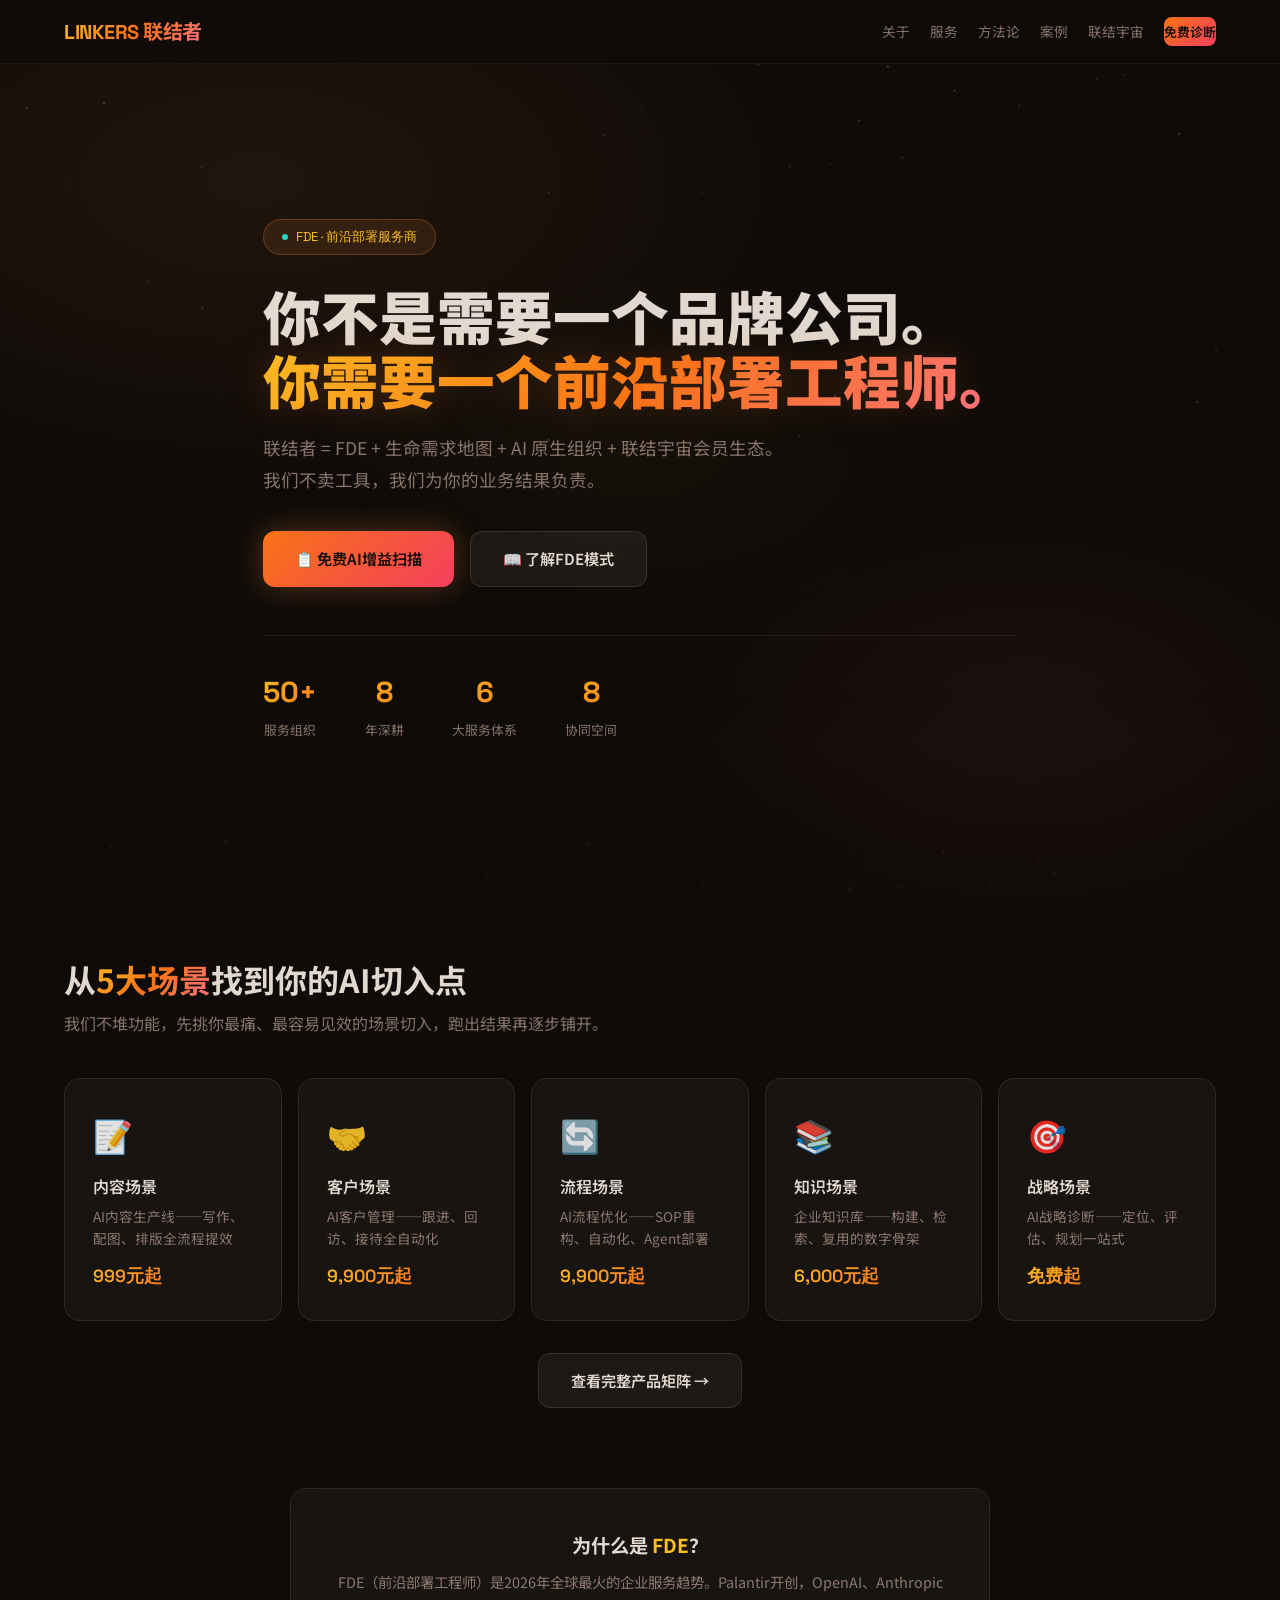
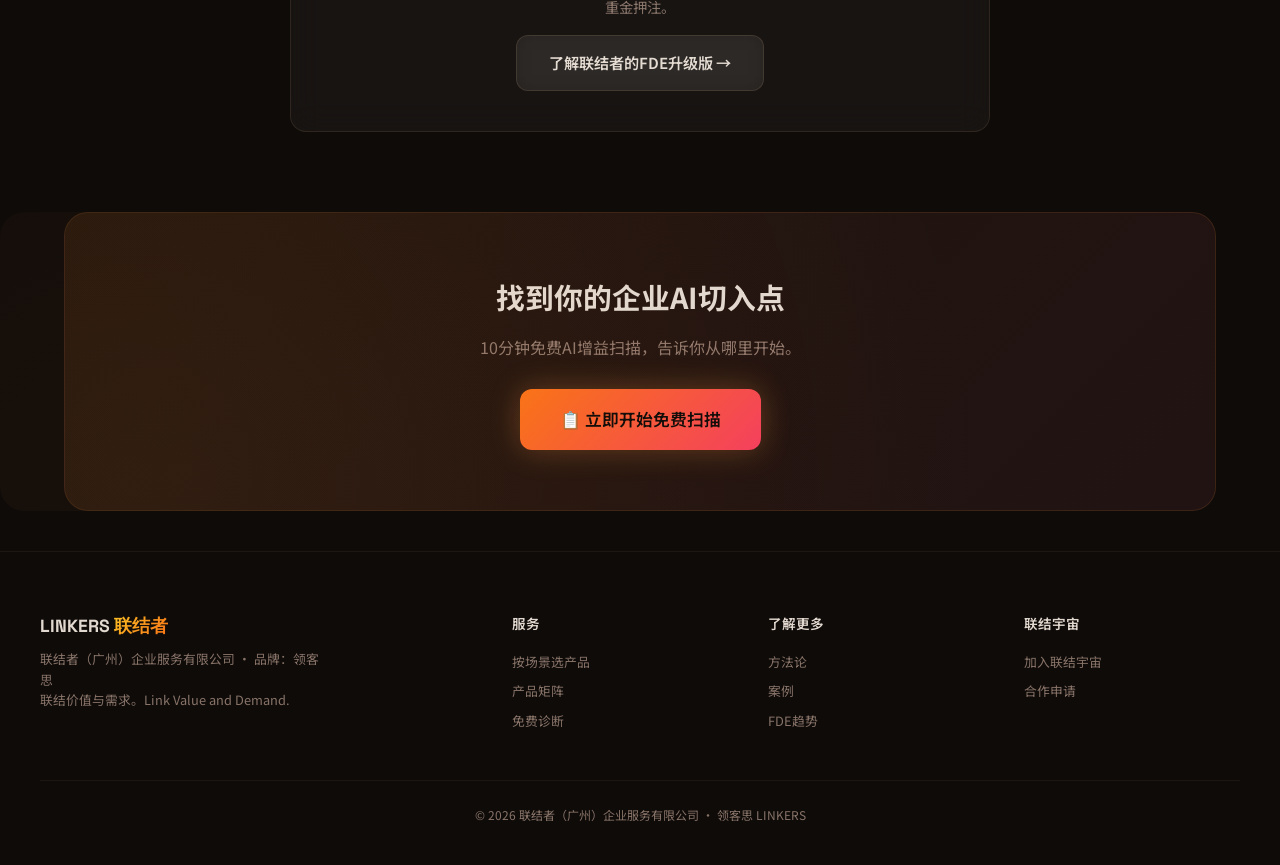
<file: index.html>
<!DOCTYPE html>
<html lang="zh-CN">
<head>
  <meta charset="UTF-8">
  <meta name="viewport" content="width=device-width, initial-scale=1.0">
  <title>联结者 LINKERS · FDE 前沿部署服务商</title>
  <meta name="description" content="联结者（领客思）— FDE前沿部署服务商，帮助企业找到未来用户，创造未来生活方式。">
  <link rel="preconnect" href="https://fonts.googleapis.com">
  <link href="https://fonts.googleapis.com/css2?family=Space+Grotesk:wght@400;500;600;700&family=Noto+Sans+SC:wght@300;400;500;700;900&display=swap" rel="stylesheet">
  <link rel="stylesheet" href="css/style.css">
</head>
<body>
<canvas id="bg-canvas"></canvas>

<nav class="nav"><div class="nav-inner">
  <a href="index.html" class="logo">LINKERS <span>联结者</span></a>
  <div class="nav-links" id="navLinks">
    <a href="about.html">关于</a>
    <a href="services.html">服务</a>
    <a href="methodology.html">方法论</a>
    <a href="cases.html">案例</a>
    <a href="community.html">联结宇宙</a>
    <a href="contact.html" class="nav-cta">免费诊断</a>
  </div>
  <button class="hamburger" id="hamToggle" aria-label="菜单"><span></span><span></span><span></span></button>
</div></nav>

<section class="hero" style="min-height:100vh;display:flex;align-items:center;padding:120px 0 60px;position:relative;z-index:1;">
  <div class="container" style="position:relative;z-index:2;">
    <div style="max-width:880px;">
      <div style="display:inline-flex;align-items:center;gap:8px;background:rgba(251,146,60,0.1);border:1px solid rgba(251,146,60,0.25);padding:6px 18px;border-radius:20px;font-size:0.8rem;color:var(--gold);margin-bottom:28px;font-family:var(--font-en);">
        <span style="width:6px;height:6px;border-radius:50%;background:var(--warm-teal);animation:pulse-dot 2s infinite;"></span> FDE · 前沿部署服务商
      </div>
      <h1 style="font-weight:900;font-size:clamp(2rem,5.5vw,3.6rem);line-height:1.12;margin-bottom:8px;">
        <div style="color:var(--text);">你不是需要一个品牌公司。</div>
        <div style="background:linear-gradient(135deg,var(--gold),var(--orange),var(--coral));-webkit-background-clip:text;-webkit-text-fill-color:transparent;text-shadow:0 0 40px rgba(251,146,60,0.2),0 0 80px rgba(251,191,36,0.08);">你需要一个前沿部署工程师。</div>
      </h1>
      <p style="color:var(--text-dim);font-size:1.1rem;max-width:580px;margin:20px 0 36px;line-height:1.8;">
        联结者 = FDE + 生命需求地图 + AI 原生组织 + 联结宇宙会员生态。<br>我们不卖工具，我们为你的业务结果负责。
      </p>
      <div style="display:flex;gap:16px;flex-wrap:wrap;">
        <a href="contact.html" class="btn btn-primary">📋 免费AI增益扫描</a>
        <a href="methodology.html" class="btn btn-glass">📖 了解FDE模式</a>
      </div>
      <div style="display:flex;gap:48px;margin-top:48px;padding-top:32px;border-top:1px solid rgba(255,200,150,0.08);flex-wrap:wrap;">
        <div style="text-align:center;"><div style="font-family:var(--font-en);font-size:1.8rem;font-weight:700;background:linear-gradient(135deg,var(--gold),var(--orange));-webkit-background-clip:text;-webkit-text-fill-color:transparent;">50+</div><div style="font-size:0.8rem;color:var(--text-dim);margin-top:2px;">服务组织</div></div>
        <div style="text-align:center;"><div style="font-family:var(--font-en);font-size:1.8rem;font-weight:700;background:linear-gradient(135deg,var(--gold),var(--orange));-webkit-background-clip:text;-webkit-text-fill-color:transparent;">8</div><div style="font-size:0.8rem;color:var(--text-dim);margin-top:2px;">年深耕</div></div>
        <div style="text-align:center;"><div style="font-family:var(--font-en);font-size:1.8rem;font-weight:700;background:linear-gradient(135deg,var(--gold),var(--orange));-webkit-background-clip:text;-webkit-text-fill-color:transparent;">6</div><div style="font-size:0.8rem;color:var(--text-dim);margin-top:2px;">大服务体系</div></div>
        <div style="text-align:center;"><div style="font-family:var(--font-en);font-size:1.8rem;font-weight:700;background:linear-gradient(135deg,var(--gold),var(--orange));-webkit-background-clip:text;-webkit-text-fill-color:transparent;">8</div><div style="font-size:0.8rem;color:var(--text-dim);margin-top:2px;">协同空间</div></div>
      </div>
    </div>
  </div>
</section>

<section class="section">
  <div class="container">
    <h2 class="section-title reveal">从<span class="grad">5大场景</span>找到你的AI切入点</h2>
    <p class="section-sub reveal">我们不堆功能，先挑你最痛、最容易见效的场景切入，跑出结果再逐步铺开。</p>
    <div class="grid-5">
      <div class="scenario-card reveal reveal-d1"><div class="scenario-icon">📝</div><h3>内容场景</h3><p>AI内容生产线——写作、配图、排版全流程提效</p><div class="scenario-price">999元起</div></div>
      <div class="scenario-card reveal reveal-d2"><div class="scenario-icon">🤝</div><h3>客户场景</h3><p>AI客户管理——跟进、回访、接待全自动化</p><div class="scenario-price">9,900元起</div></div>
      <div class="scenario-card reveal reveal-d3"><div class="scenario-icon">🔄</div><h3>流程场景</h3><p>AI流程优化——SOP重构、自动化、Agent部署</p><div class="scenario-price">9,900元起</div></div>
      <div class="scenario-card reveal reveal-d4"><div class="scenario-icon">📚</div><h3>知识场景</h3><p>企业知识库——构建、检索、复用的数字骨架</p><div class="scenario-price">6,000元起</div></div>
      <div class="scenario-card reveal reveal-d4"><div class="scenario-icon">🎯</div><h3>战略场景</h3><p>AI战略诊断——定位、评估、规划一站式</p><div class="scenario-price">免费起</div></div>
    </div>
    <div class="reveal" style="text-align:center;margin-top:32px;"><a href="services.html" class="btn btn-glass">查看完整产品矩阵 →</a></div>
  </div>
</section>

<section class="section" style="padding-top:0;">
  <div class="container">
    <div class="glass" style="padding:40px;text-align:center;max-width:700px;margin:0 auto;" class="reveal">
      <h3 style="font-size:1.2rem;margin-bottom:8px;">为什么是 <span style="color:var(--gold);">FDE</span>？</h3>
      <p style="font-size:0.9rem;color:var(--text-dim);margin-bottom:16px;">FDE（前沿部署工程师）是2026年全球最火的企业服务趋势。Palantir开创，OpenAI、Anthropic重金押注。</p>
      <a href="methodology.html" class="btn btn-glass">了解联结者的FDE升级版 →</a>
    </div>
  </div>
</section>

<section class="cta-banner section" style="background:none;border:none;padding:0;">
  <div class="container">
    <div class="cta-banner reveal">
      <h2>找到你的企业<span class="grad">AI切入点</span></h2>
      <p>10分钟免费AI增益扫描，告诉你从哪里开始。</p>
      <a href="contact.html" class="btn btn-primary" style="font-size:1.05rem;padding:16px 40px;">📋 立即开始免费扫描</a>
    </div>
  </div>
</section>

<footer class="footer"><div class="footer-inner">
  <div class="footer-grid">
    <div class="footer-brand"><h3>LINKERS <span>联结者</span></h3><p>联结者（广州）企业服务有限公司 · 品牌：领客思<br>联结价值与需求。Link Value and Demand.</p></div>
    <div class="footer-col"><h4>服务</h4><a href="services.html">按场景选产品</a><a href="services.html#matrix">产品矩阵</a><a href="contact.html">免费诊断</a></div>
    <div class="footer-col"><h4>了解更多</h4><a href="methodology.html">方法论</a><a href="cases.html">案例</a><a href="methodology.html#fde">FDE趋势</a></div>
    <div class="footer-col"><h4>联结宇宙</h4><a href="community.html">加入联结宇宙</a><a href="contact.html">合作申请</a></div>
  </div>
  <div class="footer-bottom">© 2026 联结者（广州）企业服务有限公司 · 领客思 LINKERS</div>
</div></footer>

<style>@keyframes pulse-dot{0%,100%{opacity:1;box-shadow:0 0 6px var(--warm-teal)}50%{opacity:0.3;box-shadow:none}}</style>
<script src="js/main.js"></script>
</body>
</html>
</file>
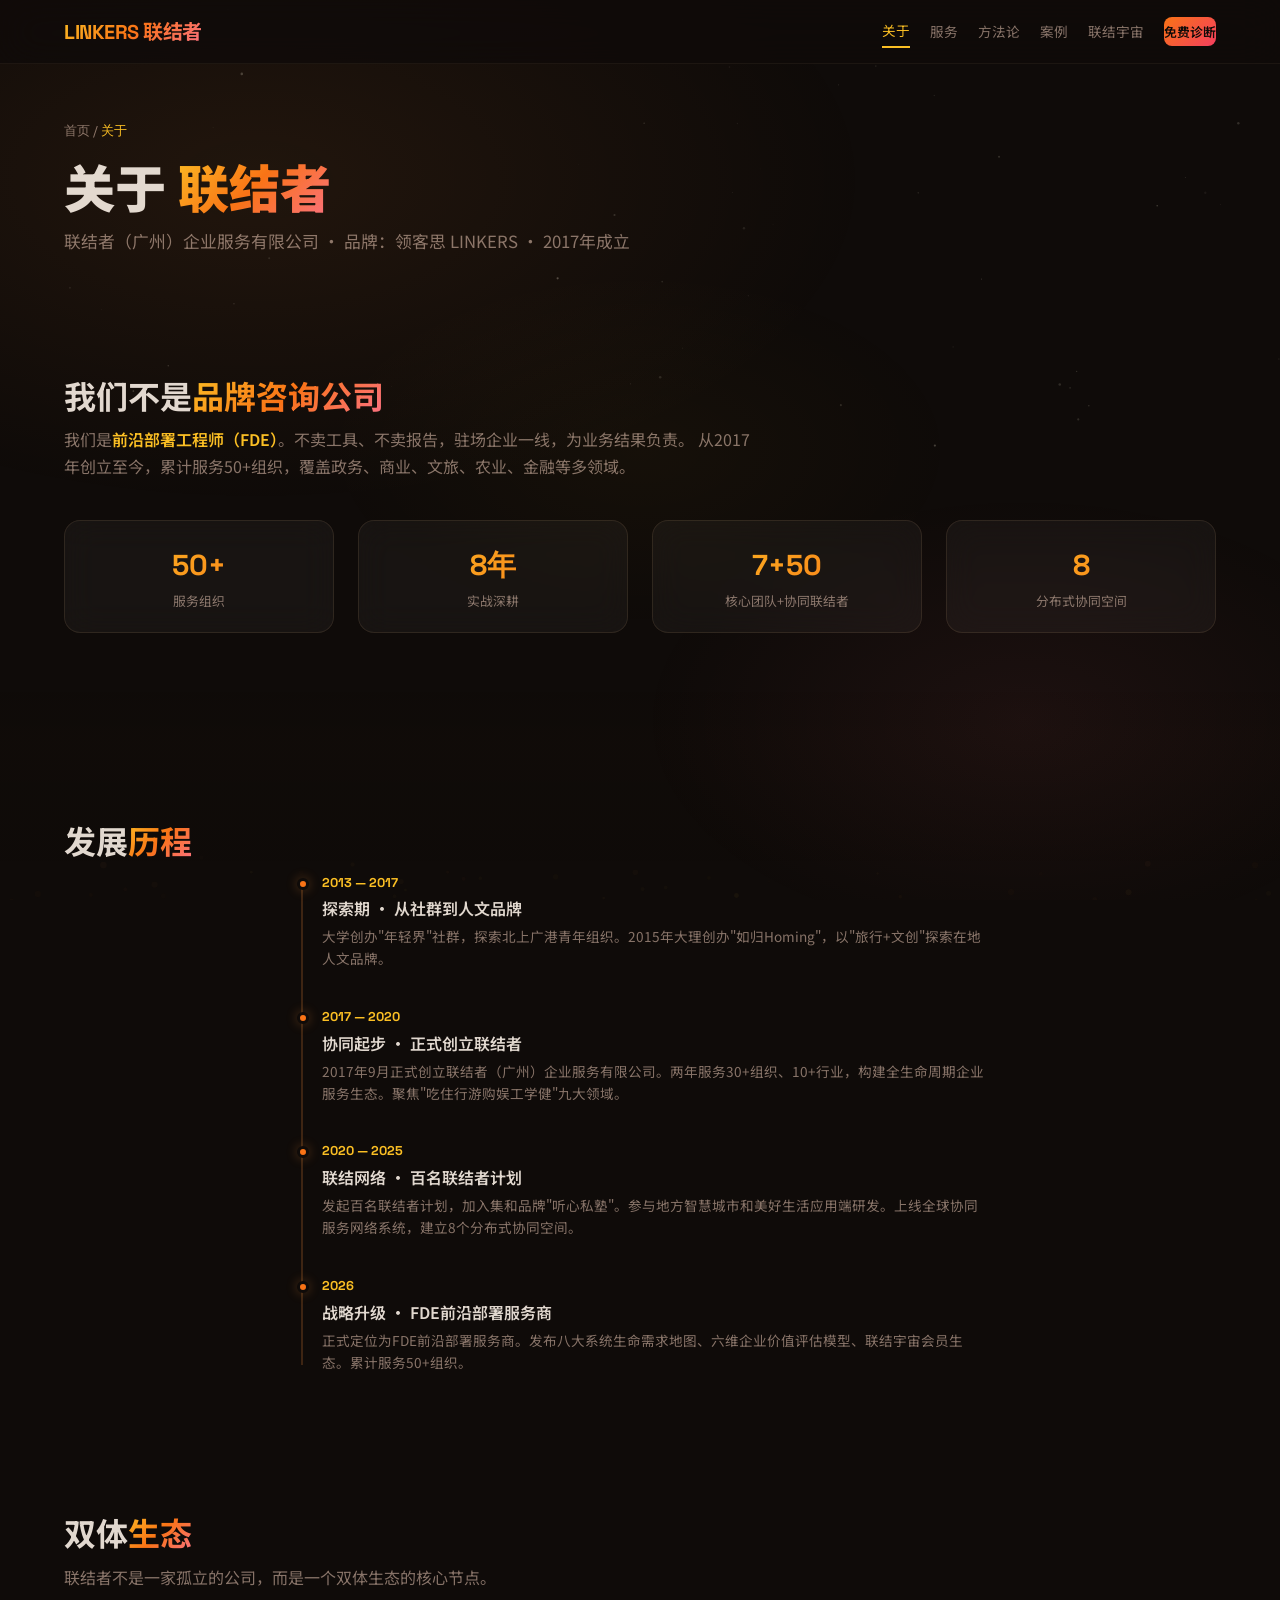
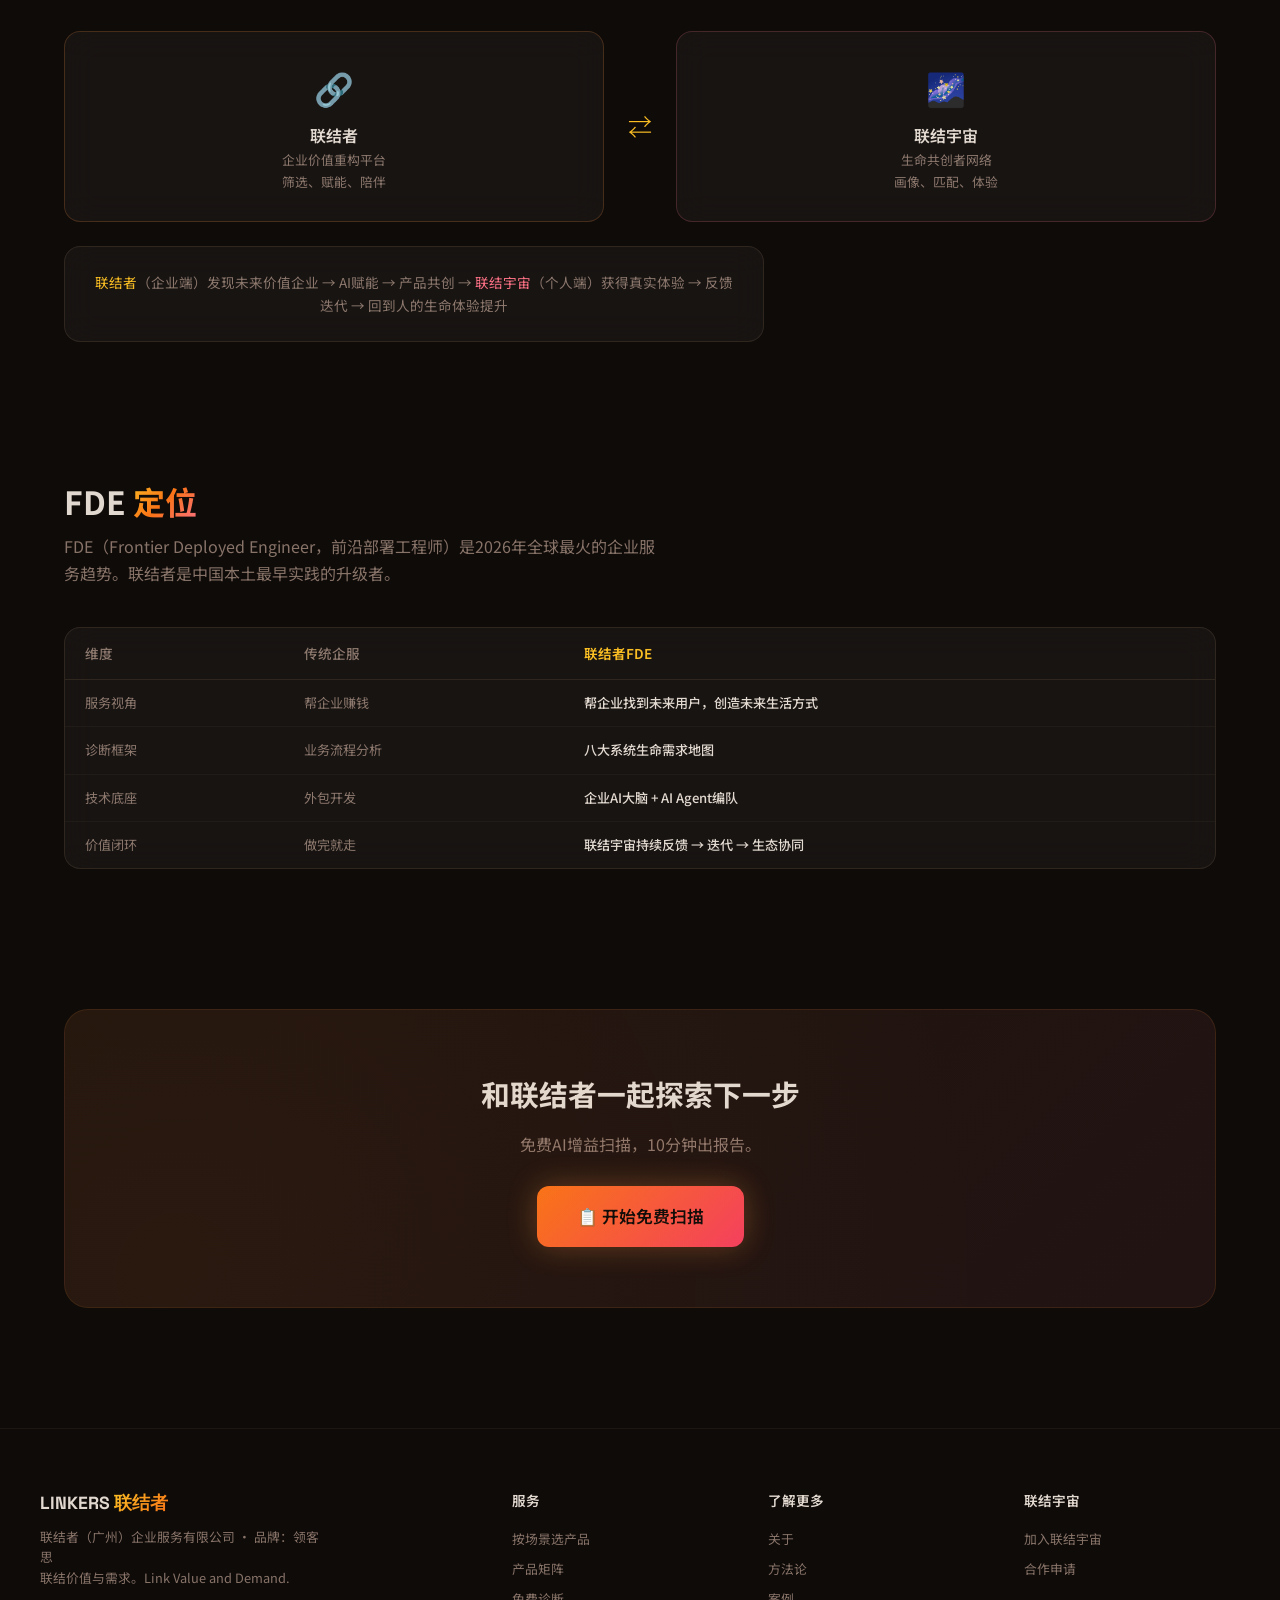
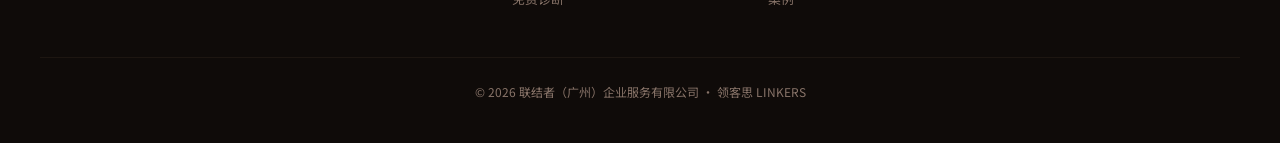
<file: about.html>
<!DOCTYPE html>
<html lang="zh-CN">
<head>
  <meta charset="UTF-8">
  <meta name="viewport" content="width=device-width, initial-scale=1.0">
  <title>关于联结者 · LINKERS</title>
  <meta name="description" content="联结者（广州）企业服务有限公司—FDE前沿部署服务商，8年深耕，50+组织信赖。">
  <link rel="preconnect" href="https://fonts.googleapis.com">
  <link href="https://fonts.googleapis.com/css2?family=Space+Grotesk:wght@400;500;600;700&family=Noto+Sans+SC:wght@300;400;500;700;900&display=swap" rel="stylesheet">
  <link rel="stylesheet" href="css/style.css">
  <style>
    .timeline{position:relative;padding-left:32px;max-width:700px;margin:0 auto;}
    .timeline::before{content:'';position:absolute;left:11px;top:8px;bottom:8px;width:2px;background:rgba(251,146,60,0.2);}
    .timeline-item{position:relative;padding-bottom:36px;}
    .timeline-item:last-child{padding-bottom:0;}
    .timeline-item::before{content:'';position:absolute;left:-25px;top:6px;width:12px;height:12px;border-radius:50%;background:var(--orange);border:3px solid var(--bg-deep);box-shadow:0 0 12px rgba(251,146,60,0.3);}
    .tl-year{font-size:0.8rem;font-weight:700;color:var(--gold);margin-bottom:2px;font-family:var(--font-en);}
    .tl-title{font-weight:600;margin-bottom:4px;}
    .tl-desc{font-size:0.85rem;color:var(--text-dim);line-height:1.6;}
  </style>
</head>
<body>
<canvas id="bg-canvas"></canvas>

<nav class="nav"><div class="nav-inner">
  <a href="index.html" class="logo">LINKERS <span>联结者</span></a>
  <div class="nav-links" id="navLinks">
    <a href="about.html">关于</a>
    <a href="services.html">服务</a>
    <a href="methodology.html">方法论</a>
    <a href="cases.html">案例</a>
    <a href="community.html">联结宇宙</a>
    <a href="contact.html" class="nav-cta">免费诊断</a>
  </div>
  <button class="hamburger" id="hamToggle" aria-label="菜单"><span></span><span></span><span></span></button>
</div></nav>

<section class="page-header">
  <div class="container">
    <div class="breadcrumb"><a href="index.html">首页</a> / <span>关于</span></div>
    <h1>关于 <span class="grad">联结者</span></h1>
    <p>联结者（广州）企业服务有限公司 · 品牌：领客思 LINKERS · 2017年成立</p>
  </div>
</section>

<section class="section">
  <div class="container">
    <h2 class="section-title reveal">我们不是<span class="grad">品牌咨询公司</span></h2>
    <p class="section-sub reveal" style="max-width:700px;">
      我们是<span style="color:var(--gold);font-weight:600;">前沿部署工程师（FDE）</span>。不卖工具、不卖报告，驻场企业一线，为业务结果负责。
      从2017年创立至今，累计服务50+组织，覆盖政务、商业、文旅、农业、金融等多领域。
    </p>

    <div class="reveal" style="display:flex;gap:24px;flex-wrap:wrap;margin-bottom:48px;">
      <div class="glass" style="padding:20px;flex:1;min-width:160px;text-align:center;">
        <div style="font-family:var(--font-en);font-size:1.8rem;font-weight:700;background:linear-gradient(135deg,var(--gold),var(--orange));-webkit-background-clip:text;-webkit-text-fill-color:transparent;">50+</div>
        <div style="font-size:0.8rem;color:var(--text-dim);">服务组织</div>
      </div>
      <div class="glass" style="padding:20px;flex:1;min-width:160px;text-align:center;">
        <div style="font-family:var(--font-en);font-size:1.8rem;font-weight:700;background:linear-gradient(135deg,var(--gold),var(--orange));-webkit-background-clip:text;-webkit-text-fill-color:transparent;">8年</div>
        <div style="font-size:0.8rem;color:var(--text-dim);">实战深耕</div>
      </div>
      <div class="glass" style="padding:20px;flex:1;min-width:160px;text-align:center;">
        <div style="font-family:var(--font-en);font-size:1.8rem;font-weight:700;background:linear-gradient(135deg,var(--gold),var(--orange));-webkit-background-clip:text;-webkit-text-fill-color:transparent;">7+50</div>
        <div style="font-size:0.8rem;color:var(--text-dim);">核心团队+协同联结者</div>
      </div>
      <div class="glass" style="padding:20px;flex:1;min-width:160px;text-align:center;">
        <div style="font-family:var(--font-en);font-size:1.8rem;font-weight:700;background:linear-gradient(135deg,var(--gold),var(--orange));-webkit-background-clip:text;-webkit-text-fill-color:transparent;">8</div>
        <div style="font-size:0.8rem;color:var(--text-dim);">分布式协同空间</div>
      </div>
    </div>
  </div>
</section>

<section class="section">
  <div class="container">
    <h2 class="section-title reveal">发展<span class="grad">历程</span></h2>
    <div class="timeline">
      <div class="timeline-item reveal"><div class="tl-year">2013 — 2017</div><div class="tl-title">探索期 · 从社群到人文品牌</div><div class="tl-desc">大学创办"年轻界"社群，探索北上广港青年组织。2015年大理创办"如归Homing"，以"旅行+文创"探索在地人文品牌。</div></div>
      <div class="timeline-item reveal"><div class="tl-year">2017 — 2020</div><div class="tl-title">协同起步 · 正式创立联结者</div><div class="tl-desc">2017年9月正式创立联结者（广州）企业服务有限公司。两年服务30+组织、10+行业，构建全生命周期企业服务生态。聚焦"吃住行游购娱工学健"九大领域。</div></div>
      <div class="timeline-item reveal"><div class="tl-year">2020 — 2025</div><div class="tl-title">联结网络 · 百名联结者计划</div><div class="tl-desc">发起百名联结者计划，加入集和品牌"听心私塾"。参与地方智慧城市和美好生活应用端研发。上线全球协同服务网络系统，建立8个分布式协同空间。</div></div>
      <div class="timeline-item reveal"><div class="tl-year">2026</div><div class="tl-title">战略升级 · FDE前沿部署服务商</div><div class="tl-desc">正式定位为FDE前沿部署服务商。发布八大系统生命需求地图、六维企业价值评估模型、联结宇宙会员生态。累计服务50+组织。</div></div>
    </div>
  </div>
</section>

<section class="section">
  <div class="container">
    <h2 class="section-title reveal">双体<span class="grad">生态</span></h2>
    <p class="section-sub reveal">联结者不是一家孤立的公司，而是一个双体生态的核心节点。</p>
    <div class="reveal" style="display:flex;align-items:center;justify-content:center;gap:24px;flex-wrap:wrap;">
      <div class="glass" style="padding:28px 36px;text-align:center;border-color:rgba(251,146,60,0.2);flex:1;min-width:200px;">
        <div style="font-size:2rem;margin-bottom:8px;">🔗</div>
        <h4 style="font-weight:600;">联结者</h4>
        <p style="font-size:0.8rem;color:var(--text-dim);">企业价值重构平台<br>筛选、赋能、陪伴</p>
      </div>
      <div style="font-size:1.5rem;color:var(--gold);font-weight:300;">⇄</div>
      <div class="glass" style="padding:28px 36px;text-align:center;border-color:rgba(251,114,133,0.2);flex:1;min-width:200px;">
        <div style="font-size:2rem;margin-bottom:8px;">🌌</div>
        <h4 style="font-weight:600;">联结宇宙</h4>
        <p style="font-size:0.8rem;color:var(--text-dim);">生命共创者网络<br>画像、匹配、体验</p>
      </div>
    </div>
    <div class="glass reveal" style="padding:24px;margin-top:24px;max-width:700px;">
      <p style="font-size:0.85rem;color:var(--text-dim);margin:0;text-align:center;">
        <span style="color:var(--gold);">联结者</span>（企业端）发现未来价值企业 → AI赋能 → 产品共创 → <span style="color:var(--coral);">联结宇宙</span>（个人端）获得真实体验 → 反馈迭代 → 回到人的生命体验提升
      </p>
    </div>
  </div>
</section>

<section class="section">
  <div class="container">
    <h2 class="section-title reveal">FDE <span class="grad">定位</span></h2>
    <p class="section-sub reveal">FDE（Frontier Deployed Engineer，前沿部署工程师）是2026年全球最火的企业服务趋势。联结者是中国本土最早实践的升级者。</p>
    <div class="glass reveal" style="overflow-x:auto;padding:0;">
      <table style="width:100%;border-collapse:collapse;">
        <tr><th style="padding:14px 20px;text-align:left;font-size:0.85rem;color:var(--text-dim);font-weight:500;border-bottom:1px solid var(--glass-edge);">维度</th><th style="padding:14px 20px;text-align:left;font-size:0.85rem;color:var(--text-dim);font-weight:500;border-bottom:1px solid var(--glass-edge);">传统企服</th><th style="padding:14px 20px;text-align:left;font-size:0.85rem;color:var(--gold);font-weight:600;border-bottom:1px solid var(--glass-edge);">联结者FDE</th></tr>
        <tr><td style="padding:12px 20px;font-size:0.82rem;color:var(--text-dim);border-bottom:1px solid rgba(255,200,150,0.04);">服务视角</td><td style="padding:12px 20px;font-size:0.82rem;color:var(--text-dim);border-bottom:1px solid rgba(255,200,150,0.04);">帮企业赚钱</td><td style="padding:12px 20px;font-size:0.82rem;color:var(--text);border-bottom:1px solid rgba(255,200,150,0.04);font-weight:500;">帮企业找到未来用户，创造未来生活方式</td></tr>
        <tr><td style="padding:12px 20px;font-size:0.82rem;color:var(--text-dim);border-bottom:1px solid rgba(255,200,150,0.04);">诊断框架</td><td style="padding:12px 20px;font-size:0.82rem;color:var(--text-dim);border-bottom:1px solid rgba(255,200,150,0.04);">业务流程分析</td><td style="padding:12px 20px;font-size:0.82rem;color:var(--text);border-bottom:1px solid rgba(255,200,150,0.04);font-weight:500;">八大系统生命需求地图</td></tr>
        <tr><td style="padding:12px 20px;font-size:0.82rem;color:var(--text-dim);border-bottom:1px solid rgba(255,200,150,0.04);">技术底座</td><td style="padding:12px 20px;font-size:0.82rem;color:var(--text-dim);border-bottom:1px solid rgba(255,200,150,0.04);">外包开发</td><td style="padding:12px 20px;font-size:0.82rem;color:var(--text);border-bottom:1px solid rgba(255,200,150,0.04);font-weight:500;">企业AI大脑 + AI Agent编队</td></tr>
        <tr><td style="padding:12px 20px;font-size:0.82rem;color:var(--text-dim);">价值闭环</td><td style="padding:12px 20px;font-size:0.82rem;color:var(--text-dim);">做完就走</td><td style="padding:12px 20px;font-size:0.82rem;color:var(--text);font-weight:500;">联结宇宙持续反馈 → 迭代 → 生态协同</td></tr>
      </table>
    </div>
  </div>
</section>

<section class="section">
  <div class="container">
    <div class="cta-banner reveal">
      <h2>和联结者一起<span class="grad">探索下一步</span></h2>
      <p>免费AI增益扫描，10分钟出报告。</p>
      <a href="contact.html" class="btn btn-primary" style="font-size:1.05rem;padding:16px 40px;">📋 开始免费扫描</a>
    </div>
  </div>
</section>

<footer class="footer"><div class="footer-inner">
  <div class="footer-grid">
    <div class="footer-brand"><h3>LINKERS <span>联结者</span></h3><p>联结者（广州）企业服务有限公司 · 品牌：领客思<br>联结价值与需求。Link Value and Demand.</p></div>
    <div class="footer-col"><h4>服务</h4><a href="services.html">按场景选产品</a><a href="services.html#matrix">产品矩阵</a><a href="contact.html">免费诊断</a></div>
    <div class="footer-col"><h4>了解更多</h4><a href="about.html">关于</a><a href="methodology.html">方法论</a><a href="cases.html">案例</a></div>
    <div class="footer-col"><h4>联结宇宙</h4><a href="community.html">加入联结宇宙</a><a href="contact.html">合作申请</a></div>
  </div>
  <div class="footer-bottom">© 2026 联结者（广州）企业服务有限公司 · 领客思 LINKERS</div>
</div></footer>
<script src="js/main.js"></script>
</body>
</html>
</file>
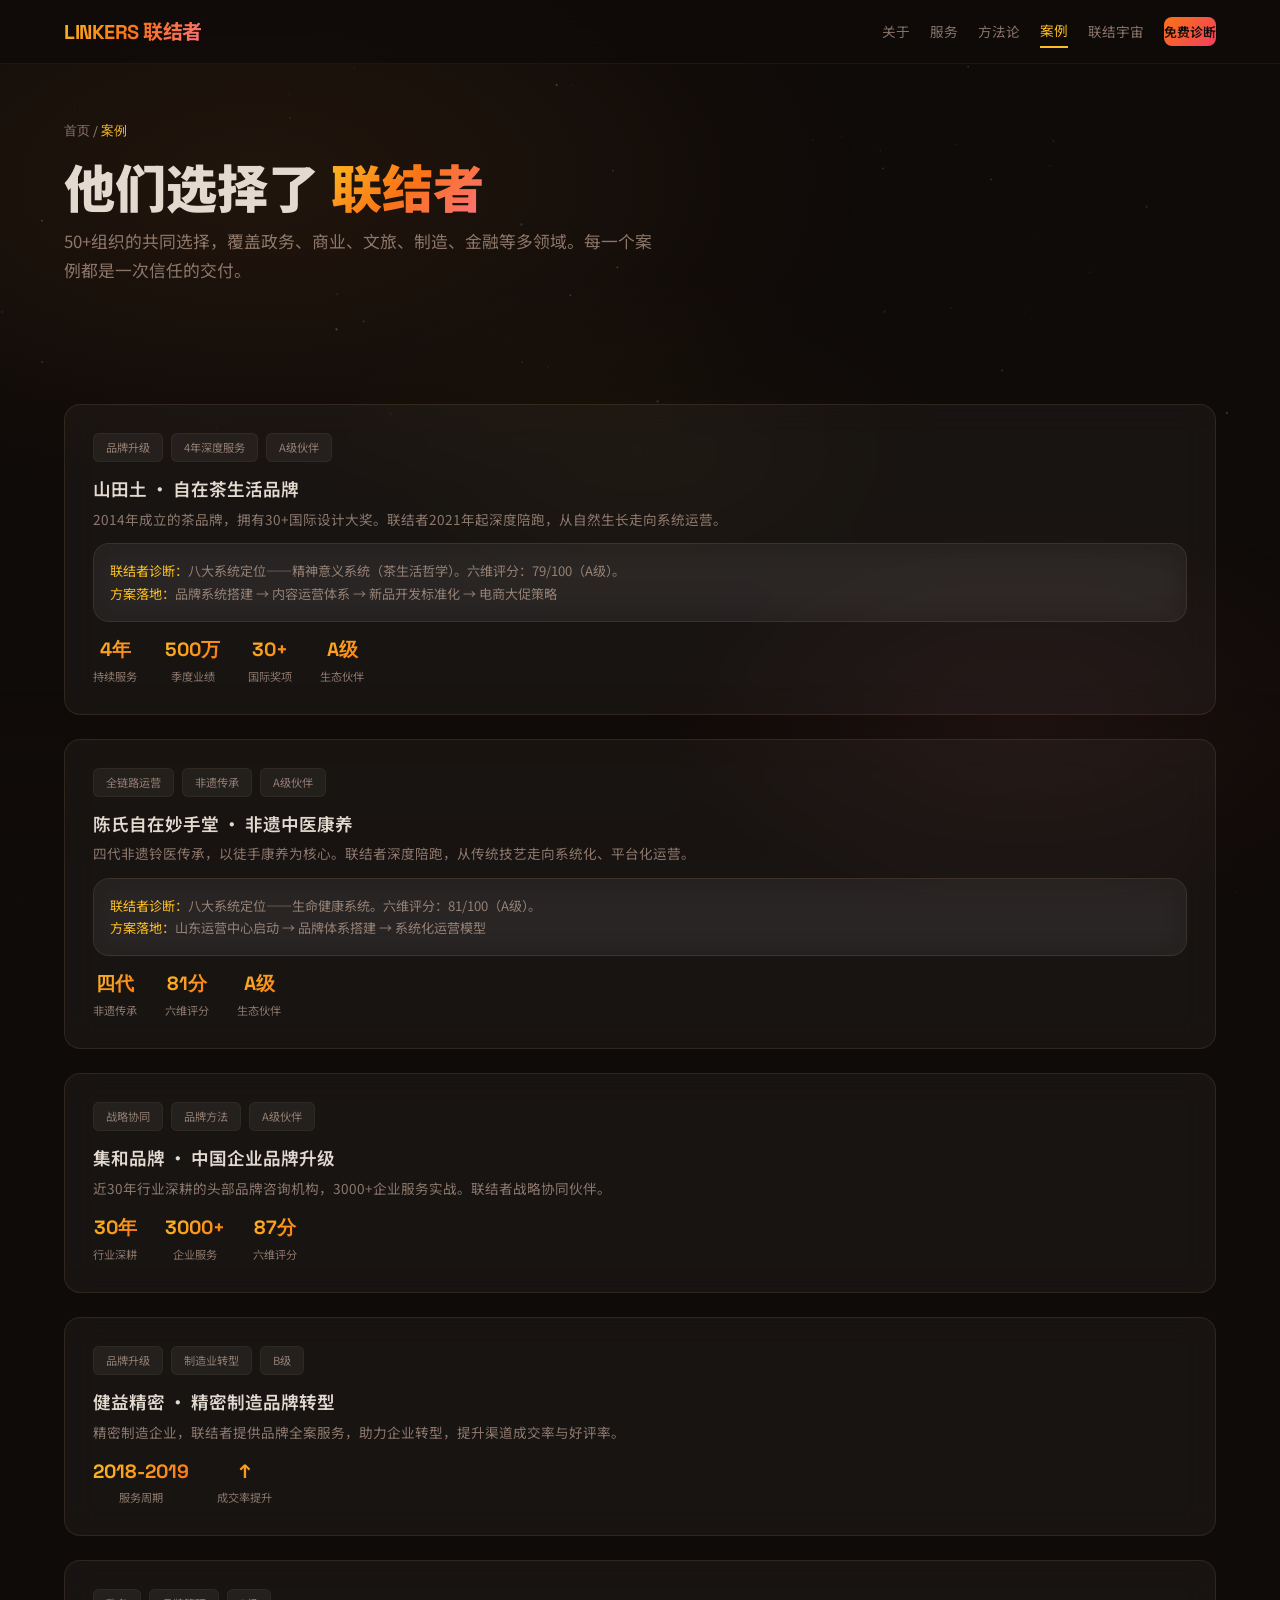
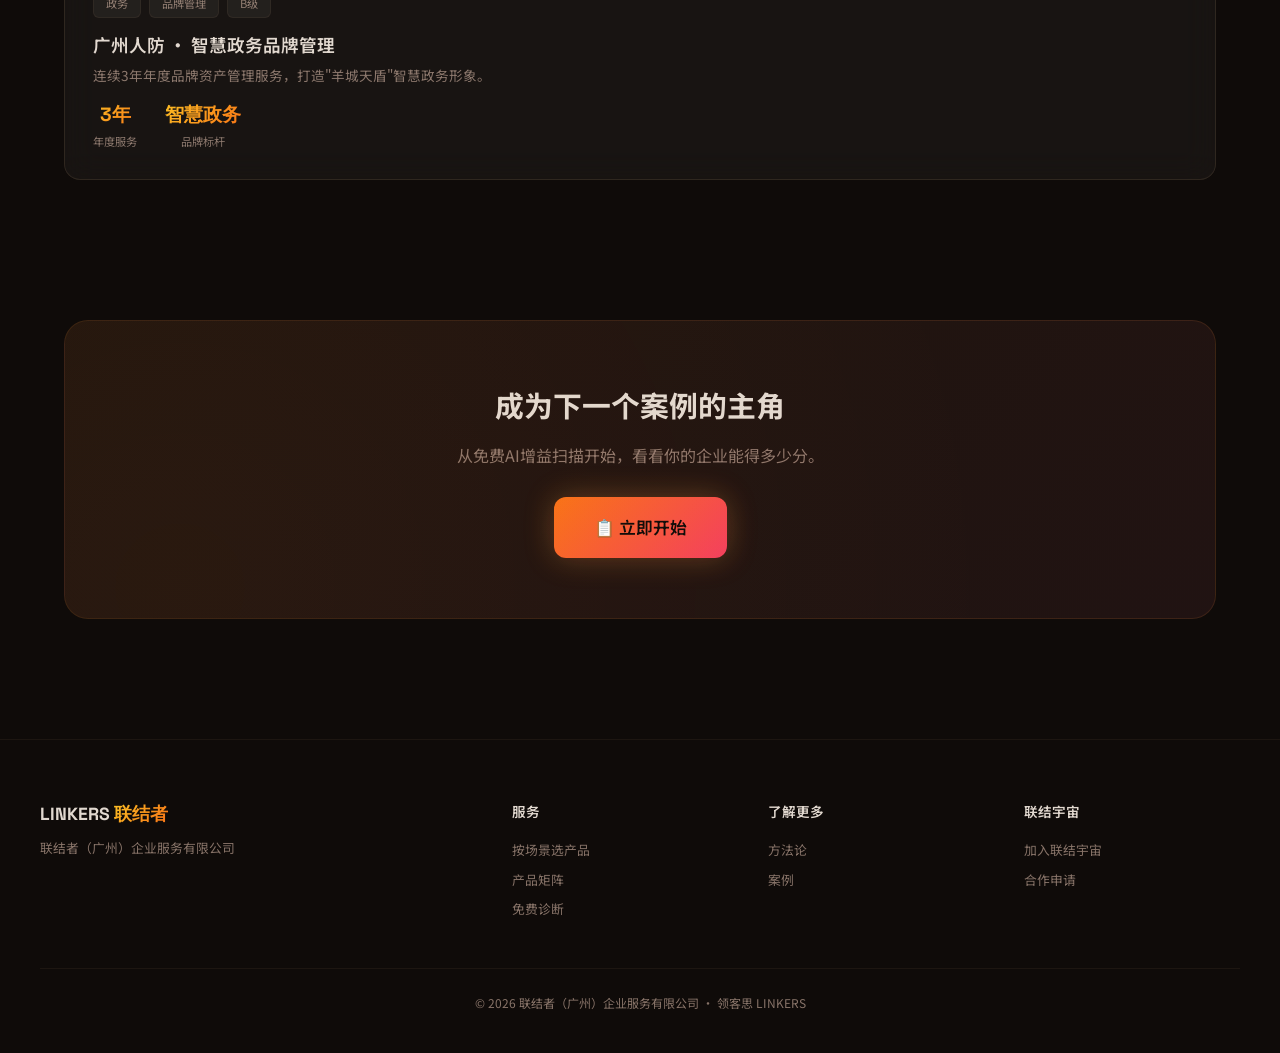
<file: cases.html>
<!DOCTYPE html>
<html lang="zh-CN">
<head>
  <meta charset="UTF-8">
  <meta name="viewport" content="width=device-width, initial-scale=1.0">
  <title>案例 · 联结者 LINKERS</title>
  <meta name="description" content="联结者客户案例—山田土、陈氏自在妙手堂、集和品牌等50+组织信赖。">
  <link rel="preconnect" href="https://fonts.googleapis.com">
  <link href="https://fonts.googleapis.com/css2?family=Space+Grotesk:wght@400;500;600;700&family=Noto+Sans+SC:wght@300;400;500;700;900&display=swap" rel="stylesheet">
  <link rel="stylesheet" href="css/style.css">
</head>
<body>
<canvas id="bg-canvas"></canvas>

<nav class="nav"><div class="nav-inner">
  <a href="index.html" class="logo">LINKERS <span>联结者</span></a>
  <div class="nav-links" id="navLinks">
    <a href="about.html">关于</a>
    <a href="services.html">服务</a>
    <a href="methodology.html">方法论</a>
    <a href="cases.html">案例</a>
    <a href="community.html">联结宇宙</a>
    <a href="contact.html" class="nav-cta">免费诊断</a>
  </div>
  <button class="hamburger" id="hamToggle" aria-label="菜单"><span></span><span></span><span></span></button>
</div></nav>

<section class="page-header">
  <div class="container">
    <div class="breadcrumb"><a href="index.html">首页</a> / <span>案例</span></div>
    <h1>他们选择了 <span class="grad">联结者</span></h1>
    <p>50+组织的共同选择，覆盖政务、商业、文旅、制造、金融等多领域。每一个案例都是一次信任的交付。</p>
  </div>
</section>

<section class="section">
  <div class="container" style="display:flex;flex-direction:column;gap:24px;">
    <div class="case-card reveal">
      <div class="case-info">
        <div class="case-tags"><span>品牌升级</span><span>4年深度服务</span><span>A级伙伴</span></div>
        <h3>山田土 · 自在茶生活品牌</h3>
        <p class="case-desc">2014年成立的茶品牌，拥有30+国际设计大奖。联结者2021年起深度陪跑，从自然生长走向系统运营。</p>
        <div class="glass" style="padding:16px;margin-bottom:12px;">
          <p style="font-size:0.82rem;color:var(--text-dim);margin:0;">
            <span style="color:var(--gold);">联结者诊断：</span>八大系统定位——精神意义系统（茶生活哲学）。六维评分：79/100（A级）。<br>
            <span style="color:var(--gold);">方案落地：</span>品牌系统搭建 → 内容运营体系 → 新品开发标准化 → 电商大促策略
          </p>
        </div>
        <div class="case-stats">
          <div class="case-stat"><div class="num">4年</div><div class="lbl">持续服务</div></div>
          <div class="case-stat"><div class="num">500万</div><div class="lbl">季度业绩</div></div>
          <div class="case-stat"><div class="num">30+</div><div class="lbl">国际奖项</div></div>
          <div class="case-stat"><div class="num">A级</div><div class="lbl">生态伙伴</div></div>
        </div>
      </div>
    </div>

    <div class="case-card reveal">
      <div class="case-info">
        <div class="case-tags"><span>全链路运营</span><span>非遗传承</span><span>A级伙伴</span></div>
        <h3>陈氏自在妙手堂 · 非遗中医康养</h3>
        <p class="case-desc">四代非遗铃医传承，以徒手康养为核心。联结者深度陪跑，从传统技艺走向系统化、平台化运营。</p>
        <div class="glass" style="padding:16px;margin-bottom:12px;">
          <p style="font-size:0.82rem;color:var(--text-dim);margin:0;">
            <span style="color:var(--gold);">联结者诊断：</span>八大系统定位——生命健康系统。六维评分：81/100（A级）。<br>
            <span style="color:var(--gold);">方案落地：</span>山东运营中心启动 → 品牌体系搭建 → 系统化运营模型
          </p>
        </div>
        <div class="case-stats">
          <div class="case-stat"><div class="num">四代</div><div class="lbl">非遗传承</div></div>
          <div class="case-stat"><div class="num">81分</div><div class="lbl">六维评分</div></div>
          <div class="case-stat"><div class="num">A级</div><div class="lbl">生态伙伴</div></div>
        </div>
      </div>
    </div>

    <div class="case-card reveal">
      <div class="case-info">
        <div class="case-tags"><span>战略协同</span><span>品牌方法</span><span>A级伙伴</span></div>
        <h3>集和品牌 · 中国企业品牌升级</h3>
        <p class="case-desc">近30年行业深耕的头部品牌咨询机构，3000+企业服务实战。联结者战略协同伙伴。</p>
        <div class="case-stats">
          <div class="case-stat"><div class="num">30年</div><div class="lbl">行业深耕</div></div>
          <div class="case-stat"><div class="num">3000+</div><div class="lbl">企业服务</div></div>
          <div class="case-stat"><div class="num">87分</div><div class="lbl">六维评分</div></div>
        </div>
      </div>
    </div>

    <div class="case-card reveal">
      <div class="case-info">
        <div class="case-tags"><span>品牌升级</span><span>制造业转型</span><span>B级</span></div>
        <h3>健益精密 · 精密制造品牌转型</h3>
        <p class="case-desc">精密制造企业，联结者提供品牌全案服务，助力企业转型，提升渠道成交率与好评率。</p>
        <div class="case-stats">
          <div class="case-stat"><div class="num">2018-2019</div><div class="lbl">服务周期</div></div>
          <div class="case-stat"><div class="num">↑</div><div class="lbl">成交率提升</div></div>
        </div>
      </div>
    </div>

    <div class="case-card reveal">
      <div class="case-info">
        <div class="case-tags"><span>政务</span><span>品牌管理</span><span>B级</span></div>
        <h3>广州人防 · 智慧政务品牌管理</h3>
        <p class="case-desc">连续3年年度品牌资产管理服务，打造"羊城天盾"智慧政务形象。</p>
        <div class="case-stats">
          <div class="case-stat"><div class="num">3年</div><div class="lbl">年度服务</div></div>
          <div class="case-stat"><div class="num">智慧政务</div><div class="lbl">品牌标杆</div></div>
        </div>
      </div>
    </div>
  </div>
</section>

<section class="section">
  <div class="container">
    <div class="cta-banner reveal">
      <h2>成为下一个案例的主角</h2>
      <p>从免费AI增益扫描开始，看看你的企业能得多少分。</p>
      <a href="contact.html" class="btn btn-primary" style="font-size:1.05rem;padding:16px 40px;">📋 立即开始</a>
    </div>
  </div>
</section>

<footer class="footer"><div class="footer-inner">
  <div class="footer-grid">
    <div class="footer-brand"><h3>LINKERS <span>联结者</span></h3><p>联结者（广州）企业服务有限公司</p></div>
    <div class="footer-col"><h4>服务</h4><a href="services.html">按场景选产品</a><a href="services.html#matrix">产品矩阵</a><a href="contact.html">免费诊断</a></div>
    <div class="footer-col"><h4>了解更多</h4><a href="methodology.html">方法论</a><a href="cases.html">案例</a></div>
    <div class="footer-col"><h4>联结宇宙</h4><a href="community.html">加入联结宇宙</a><a href="contact.html">合作申请</a></div>
  </div>
  <div class="footer-bottom">© 2026 联结者（广州）企业服务有限公司 · 领客思 LINKERS</div>
</div></footer>
<script src="js/main.js"></script>
</body>
</html>
</file>
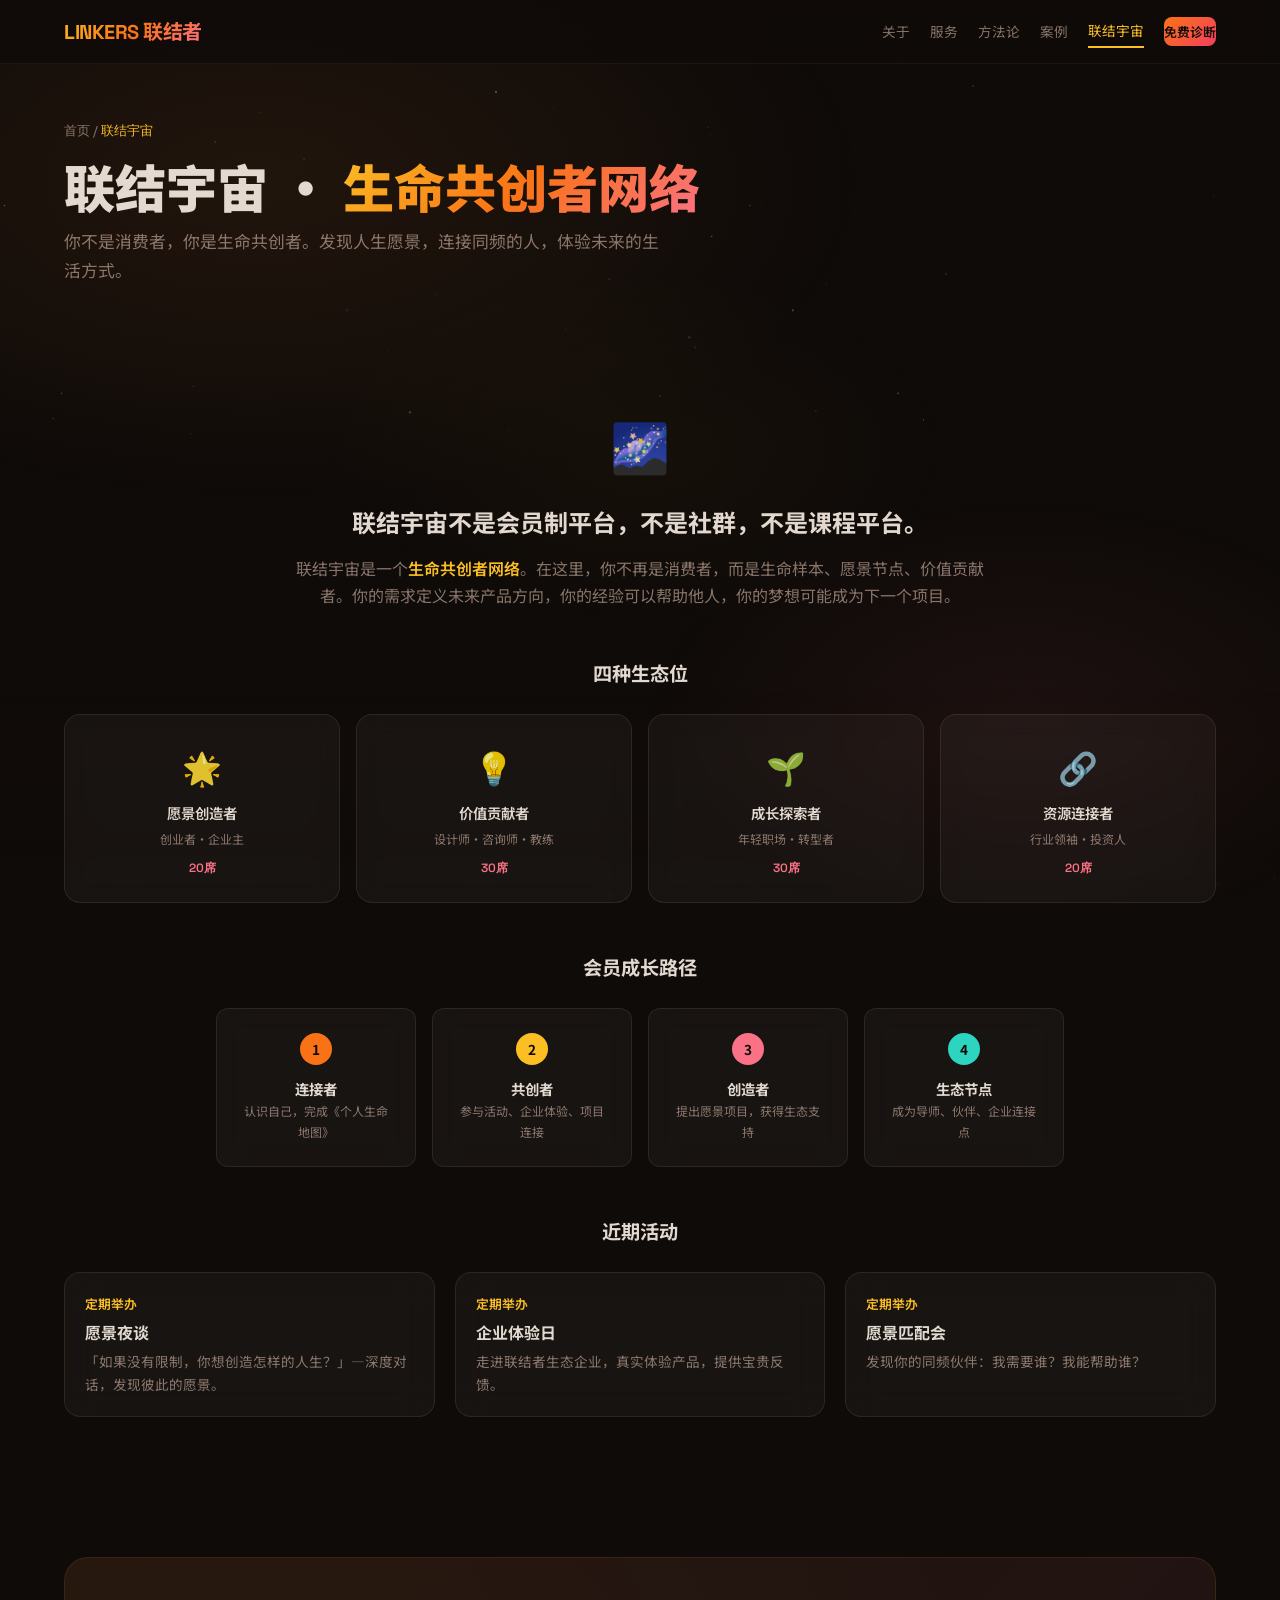
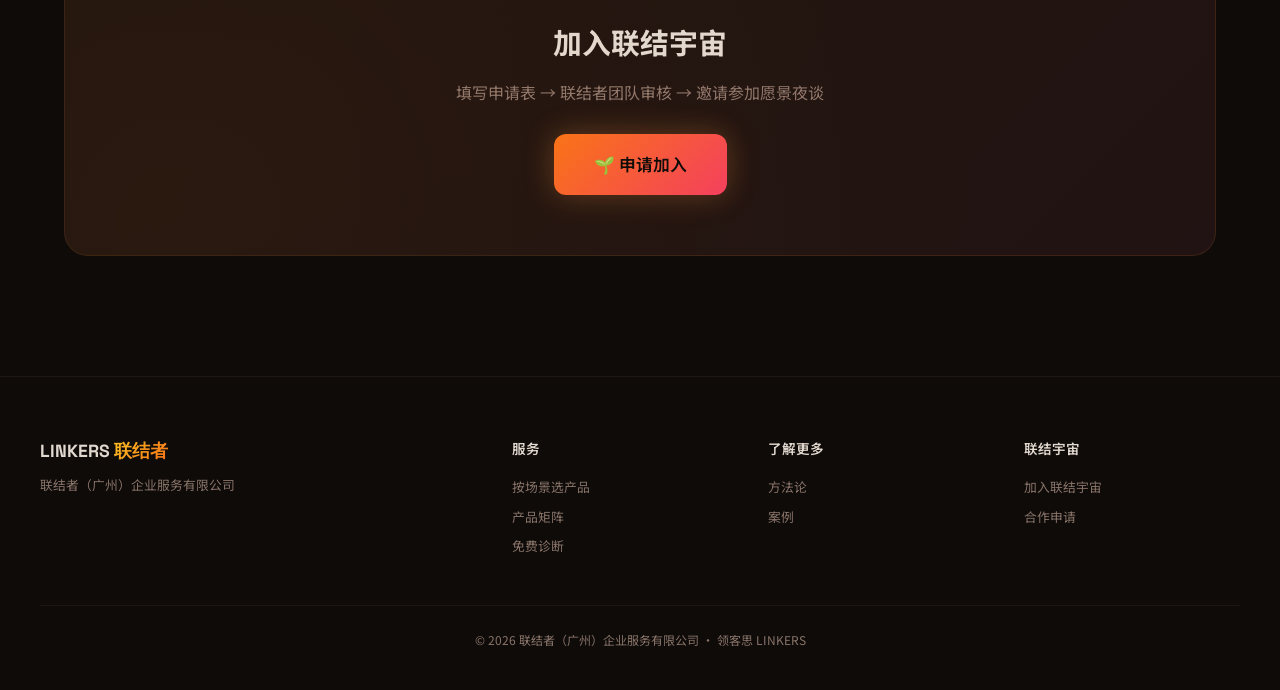
<file: community.html>
<!DOCTYPE html>
<html lang="zh-CN">
<head>
  <meta charset="UTF-8">
  <meta name="viewport" content="width=device-width, initial-scale=1.0">
  <title>联结宇宙 · 联结者 LINKERS</title>
  <meta name="description" content="联结宇宙—联结者会员生态，发现人生愿景，连接同频的人，共创未来生活方式。">
  <link rel="preconnect" href="https://fonts.googleapis.com">
  <link href="https://fonts.googleapis.com/css2?family=Space+Grotesk:wght@400;500;600;700&family=Noto+Sans+SC:wght@300;400;500;700;900&display=swap" rel="stylesheet">
  <link rel="stylesheet" href="css/style.css">
</head>
<body>
<canvas id="bg-canvas"></canvas>

<nav class="nav"><div class="nav-inner">
  <a href="index.html" class="logo">LINKERS <span>联结者</span></a>
  <div class="nav-links" id="navLinks">
    <a href="about.html">关于</a>
    <a href="services.html">服务</a>
    <a href="methodology.html">方法论</a>
    <a href="cases.html">案例</a>
    <a href="community.html">联结宇宙</a>
    <a href="contact.html" class="nav-cta">免费诊断</a>
  </div>
  <button class="hamburger" id="hamToggle" aria-label="菜单"><span></span><span></span><span></span></button>
</div></nav>

<section class="page-header">
  <div class="container">
    <div class="breadcrumb"><a href="index.html">首页</a> / <span>联结宇宙</span></div>
    <h1>联结宇宙 · <span class="grad">生命共创者网络</span></h1>
    <p>你不是消费者，你是生命共创者。发现人生愿景，连接同频的人，体验未来的生活方式。</p>
  </div>
</section>

<section class="section">
  <div class="container">
    <div class="reveal" style="max-width:700px;margin:0 auto 48px;text-align:center;">
      <div style="font-size:3rem;margin-bottom:16px;">🌌</div>
      <h2 style="font-size:1.5rem;margin-bottom:12px;">联结宇宙不是会员制平台，不是社群，不是课程平台。</h2>
      <p style="color:var(--text-dim);">联结宇宙是一个<span style="color:var(--gold);font-weight:600;">生命共创者网络</span>。在这里，你不再是消费者，而是生命样本、愿景节点、价值贡献者。你的需求定义未来产品方向，你的经验可以帮助他人，你的梦想可能成为下一个项目。</p>
    </div>

    <h3 style="text-align:center;margin-bottom:24px;font-size:1.2rem;" class="reveal">四种生态位</h3>
    <div class="member-grid reveal">
      <div class="member-card"><div class="member-icon">🌟</div><h4>愿景创造者</h4><p>创业者·企业主</p><div class="member-count">20席</div></div>
      <div class="member-card"><div class="member-icon">💡</div><h4>价值贡献者</h4><p>设计师·咨询师·教练</p><div class="member-count">30席</div></div>
      <div class="member-card"><div class="member-icon">🌱</div><h4>成长探索者</h4><p>年轻职场·转型者</p><div class="member-count">30席</div></div>
      <div class="member-card"><div class="member-icon">🔗</div><h4>资源连接者</h4><p>行业领袖·投资人</p><div class="member-count">20席</div></div>
    </div>

    <h3 style="text-align:center;margin:48px 0 24px;font-size:1.2rem;" class="reveal">会员成长路径</h3>
    <div style="display:flex;gap:16px;justify-content:center;flex-wrap:wrap;counter-reset:step;" class="reveal">
      <div style="background:var(--bg-card);backdrop-filter:blur(12px);border:1px solid var(--glass-edge);border-radius:12px;padding:24px;flex:1;min-width:140px;max-width:200px;text-align:center;">
        <div style="width:32px;height:32px;line-height:32px;background:var(--orange);color:#0f0b09;border-radius:50%;font-weight:700;font-size:0.85rem;margin:0 auto 12px;">1</div>
        <h4 style="font-size:0.9rem;">连接者</h4>
        <p style="font-size:0.75rem;color:var(--text-dim);">认识自己，完成《个人生命地图》</p>
      </div>
      <div style="background:var(--bg-card);backdrop-filter:blur(12px);border:1px solid var(--glass-edge);border-radius:12px;padding:24px;flex:1;min-width:140px;max-width:200px;text-align:center;">
        <div style="width:32px;height:32px;line-height:32px;background:var(--gold);color:#0f0b09;border-radius:50%;font-weight:700;font-size:0.85rem;margin:0 auto 12px;">2</div>
        <h4 style="font-size:0.9rem;">共创者</h4>
        <p style="font-size:0.75rem;color:var(--text-dim);">参与活动、企业体验、项目连接</p>
      </div>
      <div style="background:var(--bg-card);backdrop-filter:blur(12px);border:1px solid var(--glass-edge);border-radius:12px;padding:24px;flex:1;min-width:140px;max-width:200px;text-align:center;">
        <div style="width:32px;height:32px;line-height:32px;background:var(--coral);color:#0f0b09;border-radius:50%;font-weight:700;font-size:0.85rem;margin:0 auto 12px;">3</div>
        <h4 style="font-size:0.9rem;">创造者</h4>
        <p style="font-size:0.75rem;color:var(--text-dim);">提出愿景项目，获得生态支持</p>
      </div>
      <div style="background:var(--bg-card);backdrop-filter:blur(12px);border:1px solid var(--glass-edge);border-radius:12px;padding:24px;flex:1;min-width:140px;max-width:200px;text-align:center;">
        <div style="width:32px;height:32px;line-height:32px;background:var(--warm-teal);color:#0f0b09;border-radius:50%;font-weight:700;font-size:0.85rem;margin:0 auto 12px;">4</div>
        <h4 style="font-size:0.9rem;">生态节点</h4>
        <p style="font-size:0.75rem;color:var(--text-dim);">成为导师、伙伴、企业连接点</p>
      </div>
    </div>

    <div style="margin-top:48px;" class="reveal">
      <h3 style="text-align:center;margin-bottom:24px;font-size:1.2rem;">近期活动</h3>
      <div class="grid-3">
        <div class="glass" style="padding:20px;">
          <div style="font-size:0.8rem;color:var(--gold);font-weight:600;">定期举办</div>
          <h4 style="margin:4px 0;">愿景夜谈</h4>
          <p style="font-size:0.85rem;color:var(--text-dim);">「如果没有限制，你想创造怎样的人生？」—深度对话，发现彼此的愿景。</p>
        </div>
        <div class="glass" style="padding:20px;">
          <div style="font-size:0.8rem;color:var(--gold);font-weight:600;">定期举办</div>
          <h4 style="margin:4px 0;">企业体验日</h4>
          <p style="font-size:0.85rem;color:var(--text-dim);">走进联结者生态企业，真实体验产品，提供宝贵反馈。</p>
        </div>
        <div class="glass" style="padding:20px;">
          <div style="font-size:0.8rem;color:var(--gold);font-weight:600;">定期举办</div>
          <h4 style="margin:4px 0;">愿景匹配会</h4>
          <p style="font-size:0.85rem;color:var(--text-dim);">发现你的同频伙伴：我需要谁？我能帮助谁？</p>
        </div>
      </div>
    </div>
  </div>
</section>

<section class="section">
  <div class="container">
    <div class="cta-banner reveal">
      <h2>加入联结宇宙</h2>
      <p>填写申请表 → 联结者团队审核 → 邀请参加愿景夜谈</p>
      <a href="contact.html" class="btn btn-primary" style="font-size:1.05rem;padding:16px 40px;">🌱 申请加入</a>
    </div>
  </div>
</section>

<footer class="footer"><div class="footer-inner">
  <div class="footer-grid">
    <div class="footer-brand"><h3>LINKERS <span>联结者</span></h3><p>联结者（广州）企业服务有限公司</p></div>
    <div class="footer-col"><h4>服务</h4><a href="services.html">按场景选产品</a><a href="services.html#matrix">产品矩阵</a><a href="contact.html">免费诊断</a></div>
    <div class="footer-col"><h4>了解更多</h4><a href="methodology.html">方法论</a><a href="cases.html">案例</a></div>
    <div class="footer-col"><h4>联结宇宙</h4><a href="community.html">加入联结宇宙</a><a href="contact.html">合作申请</a></div>
  </div>
  <div class="footer-bottom">© 2026 联结者（广州）企业服务有限公司 · 领客思 LINKERS</div>
</div></footer>
<script src="js/main.js"></script>
</body>
</html>
</file>
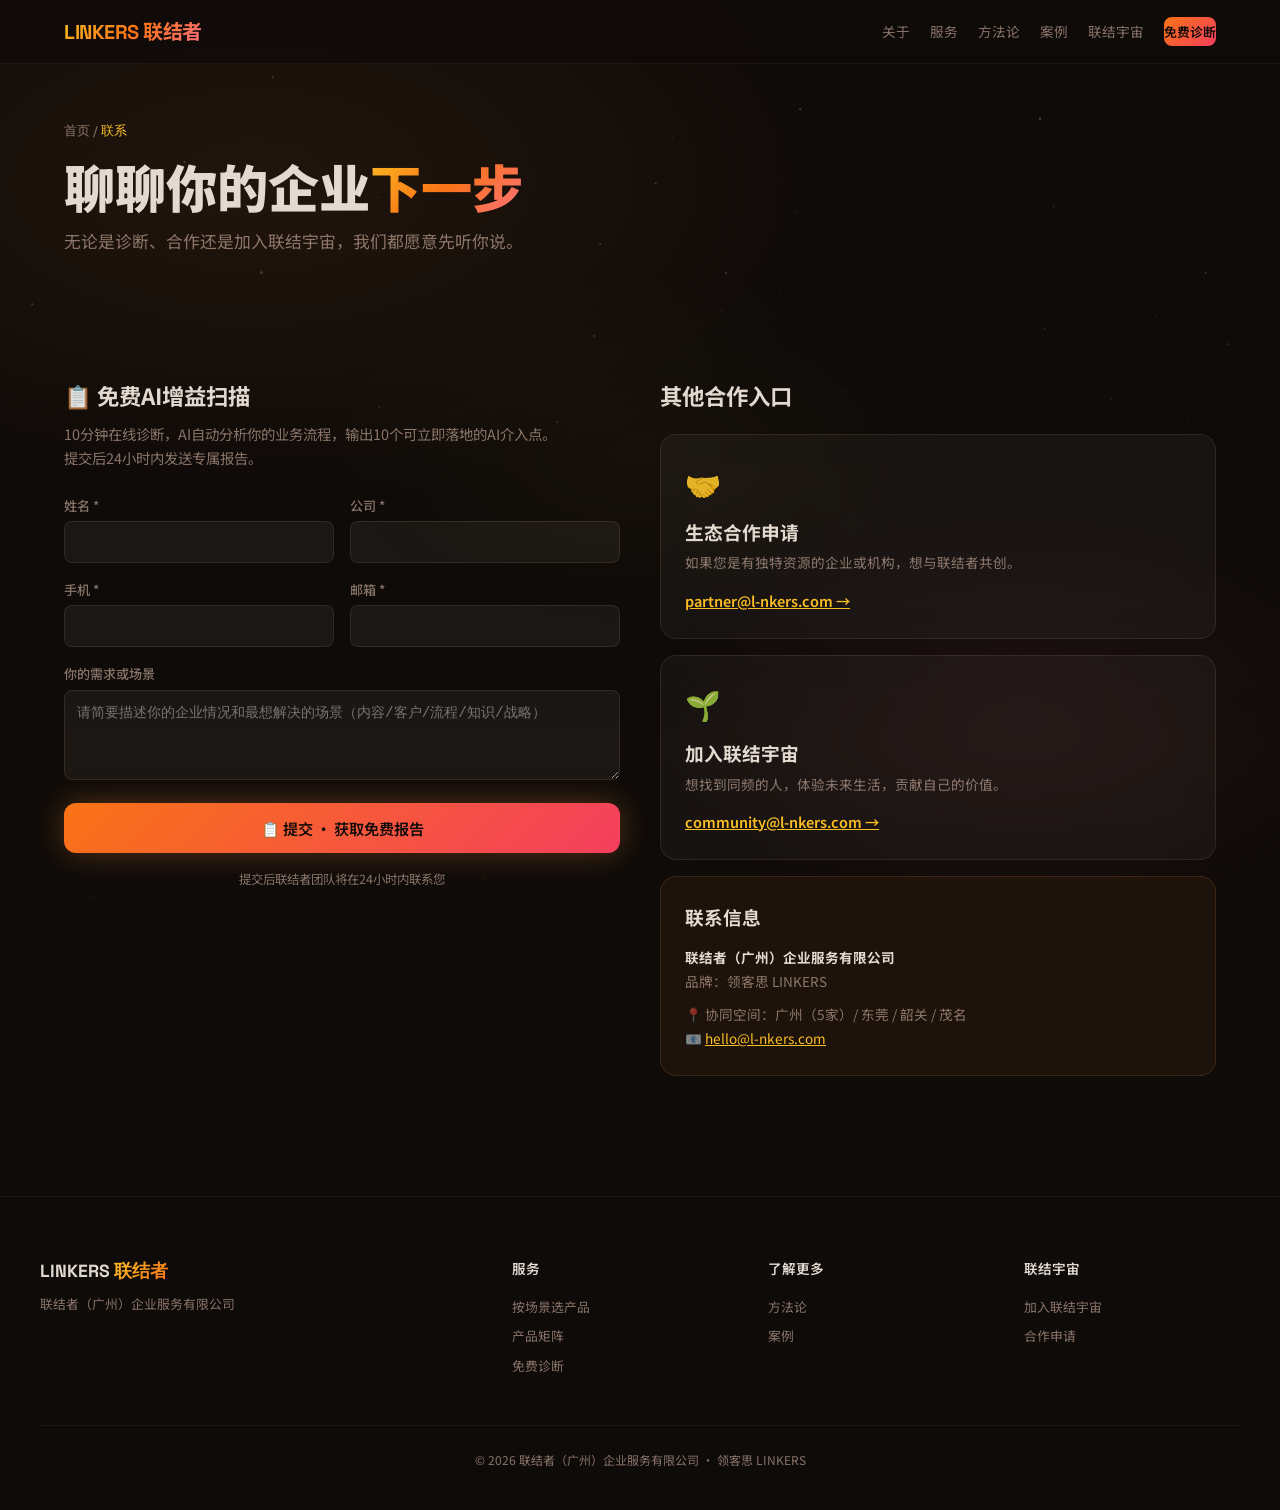
<file: contact.html>
<!DOCTYPE html>
<html lang="zh-CN">
<head>
  <meta charset="UTF-8">
  <meta name="viewport" content="width=device-width, initial-scale=1.0">
  <title>联系 · 联结者 LINKERS</title>
  <meta name="description" content="联系联结者—免费AI增益扫描、生态合作申请、加入联结宇宙。">
  <link rel="preconnect" href="https://fonts.googleapis.com">
  <link href="https://fonts.googleapis.com/css2?family=Space+Grotesk:wght@400;500;600;700&family=Noto+Sans+SC:wght@300;400;500;700;900&display=swap" rel="stylesheet">
  <link rel="stylesheet" href="css/style.css">
</head>
<body>
<canvas id="bg-canvas"></canvas>

<nav class="nav"><div class="nav-inner">
  <a href="index.html" class="logo">LINKERS <span>联结者</span></a>
  <div class="nav-links" id="navLinks">
    <a href="about.html">关于</a>
    <a href="services.html">服务</a>
    <a href="methodology.html">方法论</a>
    <a href="cases.html">案例</a>
    <a href="community.html">联结宇宙</a>
    <a href="contact.html" class="nav-cta">免费诊断</a>
  </div>
  <button class="hamburger" id="hamToggle" aria-label="菜单"><span></span><span></span><span></span></button>
</div></nav>

<section class="page-header">
  <div class="container">
    <div class="breadcrumb"><a href="index.html">首页</a> / <span>联系</span></div>
    <h1>聊聊你的企业<span class="grad">下一步</span></h1>
    <p>无论是诊断、合作还是加入联结宇宙，我们都愿意先听你说。</p>
  </div>
</section>

<section class="section">
  <div class="container">
    <div style="display:grid;grid-template-columns:1fr 1fr;gap:40px;">
      <div class="reveal">
        <h2 style="font-size:1.4rem;margin-bottom:8px;">📋 免费AI增益扫描</h2>
        <p style="color:var(--text-dim);font-size:0.9rem;margin-bottom:24px;">10分钟在线诊断，AI自动分析你的业务流程，输出10个可立即落地的AI介入点。<br>提交后24小时内发送专属报告。</p>
        <form id="contactForm" style="display:flex;flex-direction:column;gap:16px;" onsubmit="handleSubmit(event)">
          <div style="display:grid;grid-template-columns:1fr 1fr;gap:16px;">
            <div><label style="display:block;font-size:0.82rem;font-weight:500;margin-bottom:4px;color:var(--text-dim);">姓名 *</label><input type="text" required style="width:100%;padding:12px;background:rgba(255,245,235,0.05);border:1px solid var(--glass-edge);border-radius:8px;font-size:0.9rem;color:var(--text);outline:none;transition:border-color 0.3s;" onfocus="this.style.borderColor='var(--gold)'" onblur="this.style.borderColor=''"></div>
            <div><label style="display:block;font-size:0.82rem;font-weight:500;margin-bottom:4px;color:var(--text-dim);">公司 *</label><input type="text" required style="width:100%;padding:12px;background:rgba(255,245,235,0.05);border:1px solid var(--glass-edge);border-radius:8px;font-size:0.9rem;color:var(--text);outline:none;" onfocus="this.style.borderColor='var(--gold)'" onblur="this.style.borderColor=''"></div>
          </div>
          <div style="display:grid;grid-template-columns:1fr 1fr;gap:16px;">
            <div><label style="display:block;font-size:0.82rem;font-weight:500;margin-bottom:4px;color:var(--text-dim);">手机 *</label><input type="tel" required style="width:100%;padding:12px;background:rgba(255,245,235,0.05);border:1px solid var(--glass-edge);border-radius:8px;font-size:0.9rem;color:var(--text);outline:none;" onfocus="this.style.borderColor='var(--gold)'" onblur="this.style.borderColor=''"></div>
            <div><label style="display:block;font-size:0.82rem;font-weight:500;margin-bottom:4px;color:var(--text-dim);">邮箱 *</label><input type="email" required style="width:100%;padding:12px;background:rgba(255,245,235,0.05);border:1px solid var(--glass-edge);border-radius:8px;font-size:0.9rem;color:var(--text);outline:none;" onfocus="this.style.borderColor='var(--gold)'" onblur="this.style.borderColor=''"></div>
          </div>
          <div><label style="display:block;font-size:0.82rem;font-weight:500;margin-bottom:4px;color:var(--text-dim);">你的需求或场景</label><textarea rows="4" style="width:100%;padding:12px;background:rgba(255,245,235,0.05);border:1px solid var(--glass-edge);border-radius:8px;font-size:0.9rem;color:var(--text);outline:none;resize:vertical;" onfocus="this.style.borderColor='var(--gold)'" onblur="this.style.borderColor=''" placeholder="请简要描述你的企业情况和最想解决的场景（内容/客户/流程/知识/战略）"></textarea></div>
          <button type="submit" class="btn btn-primary" style="justify-content:center;width:100%;">📋 提交 · 获取免费报告</button>
          <p style="font-size:0.78rem;color:var(--text-dim);text-align:center;margin:0;">提交后联结者团队将在24小时内联系您</p>
        </form>
        <div id="formSuccess" style="display:none;background:rgba(251,146,60,0.1);border:1px solid rgba(251,146,60,0.2);border-radius:12px;padding:32px;text-align:center;">
          <div style="font-size:2.5rem;margin-bottom:12px;">✅</div>
          <h3 style="margin-bottom:4px;">提交成功！</h3>
          <p style="color:var(--text-dim);font-size:0.9rem;">联结者团队将在24小时内联系您，发送专属AI增益报告。</p>
        </div>
      </div>

      <div class="reveal">
        <h2 style="font-size:1.4rem;margin-bottom:20px;">其他合作入口</h2>
        <div style="display:flex;flex-direction:column;gap:16px;">
          <div class="glass" style="padding:24px;">
            <div style="font-size:1.8rem;margin-bottom:8px;">🤝</div>
            <h3 style="margin-bottom:4px;">生态合作申请</h3>
            <p style="font-size:0.85rem;color:var(--text-dim);margin-bottom:12px;">如果您是有独特资源的企业或机构，想与联结者共创。</p>
            <a href="mailto:partner@l-nkers.com" style="color:var(--gold);font-weight:600;font-size:0.9rem;">partner@l-nkers.com →</a>
          </div>
          <div class="glass" style="padding:24px;">
            <div style="font-size:1.8rem;margin-bottom:8px;">🌱</div>
            <h3 style="margin-bottom:4px;">加入联结宇宙</h3>
            <p style="font-size:0.85rem;color:var(--text-dim);margin-bottom:12px;">想找到同频的人，体验未来生活，贡献自己的价值。</p>
            <a href="mailto:community@l-nkers.com" style="color:var(--gold);font-weight:600;font-size:0.9rem;">community@l-nkers.com →</a>
          </div>
        </div>
        <div class="glass" style="padding:24px;margin-top:16px;background:rgba(251,146,60,0.06);border-color:rgba(251,146,60,0.15);">
          <h3 style="margin-bottom:12px;">联系信息</h3>
          <div style="font-size:0.85rem;color:var(--text-dim);line-height:1.8;">
            <p><strong style="color:var(--text);">联结者（广州）企业服务有限公司</strong></p>
            <p>品牌：领客思 LINKERS</p>
            <p style="margin-top:8px;">📍 协同空间：广州（5家）/ 东莞 / 韶关 / 茂名</p>
            <p>📧 <a href="mailto:hello@l-nkers.com" style="color:var(--gold);">hello@l-nkers.com</a></p>
          </div>
        </div>
      </div>
    </div>
  </div>
</section>

<footer class="footer"><div class="footer-inner">
  <div class="footer-grid">
    <div class="footer-brand"><h3>LINKERS <span>联结者</span></h3><p>联结者（广州）企业服务有限公司</p></div>
    <div class="footer-col"><h4>服务</h4><a href="services.html">按场景选产品</a><a href="services.html#matrix">产品矩阵</a><a href="contact.html">免费诊断</a></div>
    <div class="footer-col"><h4>了解更多</h4><a href="methodology.html">方法论</a><a href="cases.html">案例</a></div>
    <div class="footer-col"><h4>联结宇宙</h4><a href="community.html">加入联结宇宙</a><a href="contact.html">合作申请</a></div>
  </div>
  <div class="footer-bottom">© 2026 联结者（广州）企业服务有限公司 · 领客思 LINKERS</div>
</div></footer>

<script>
function handleSubmit(e){
  e.preventDefault();
  document.getElementById('contactForm').style.display='none';
  document.getElementById('formSuccess').style.display='block';
}
</script>
<script src="js/main.js"></script>
</body>
</html>
</file>
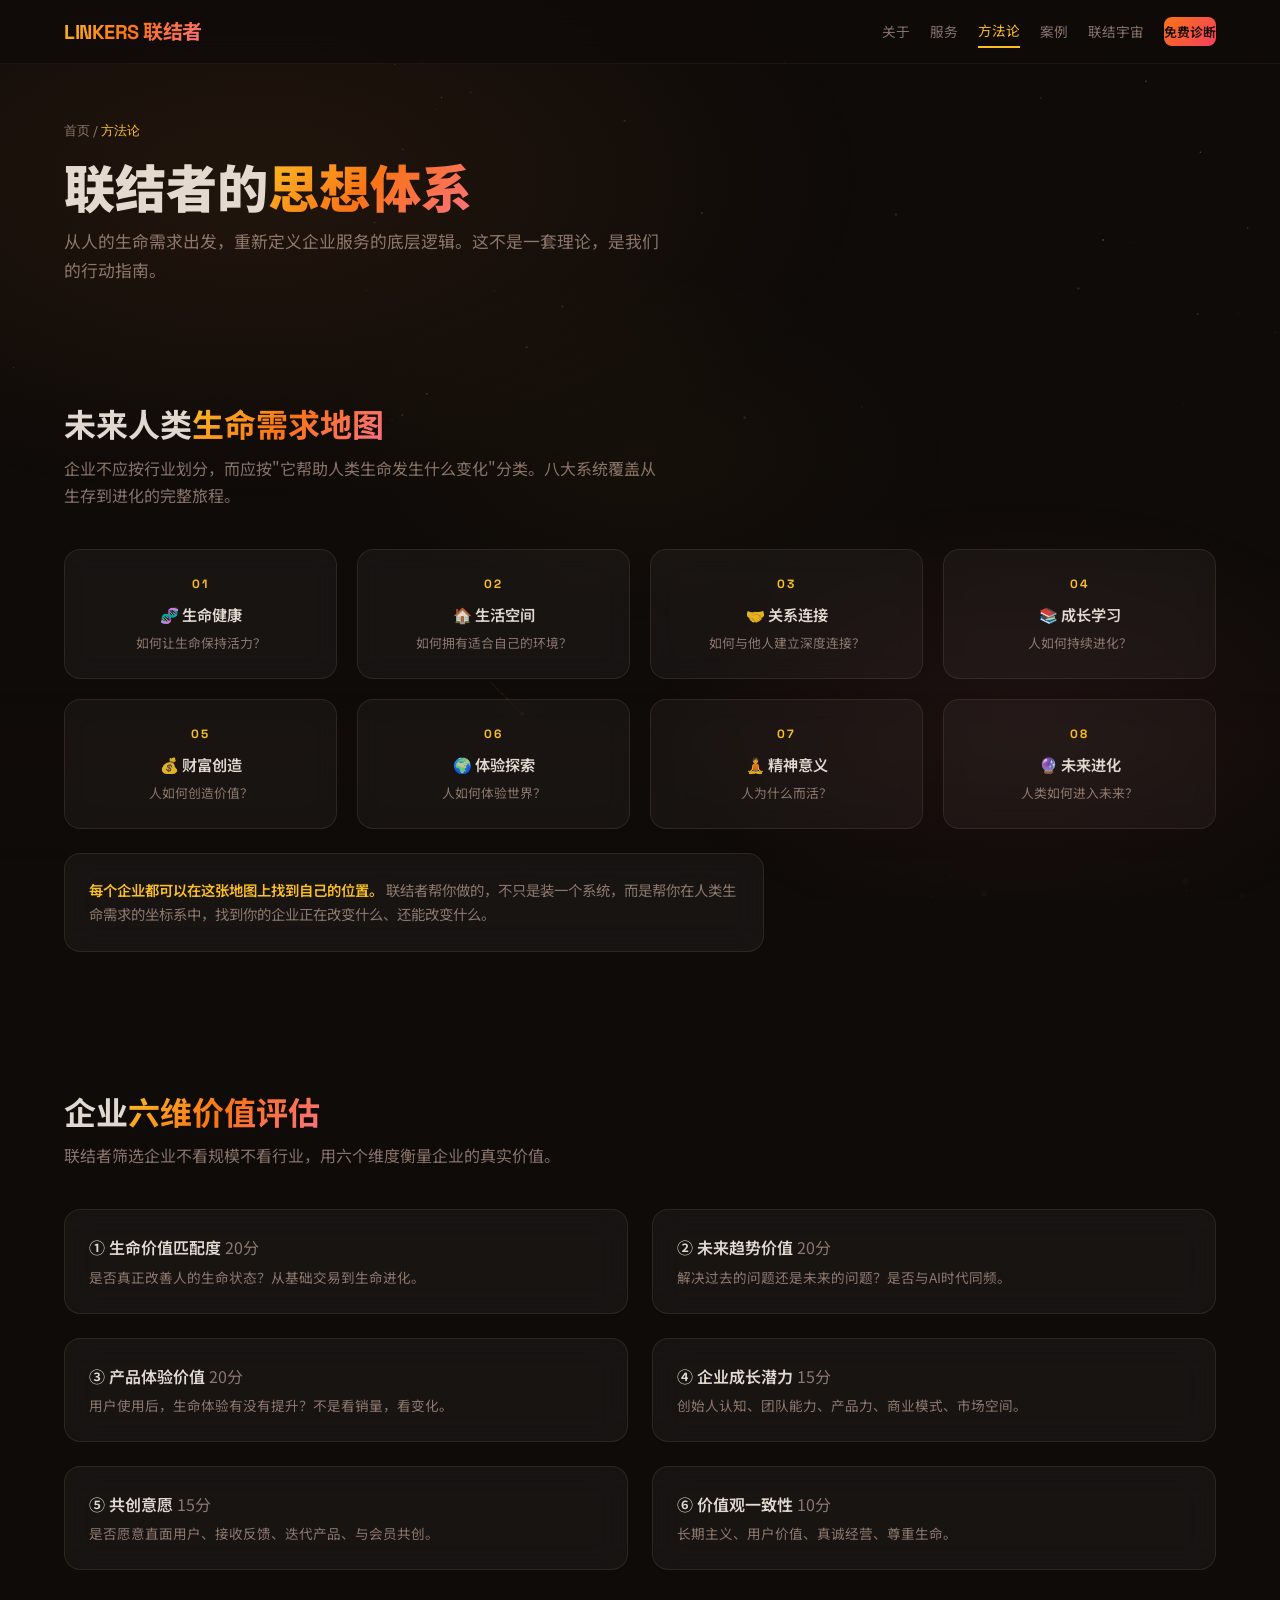
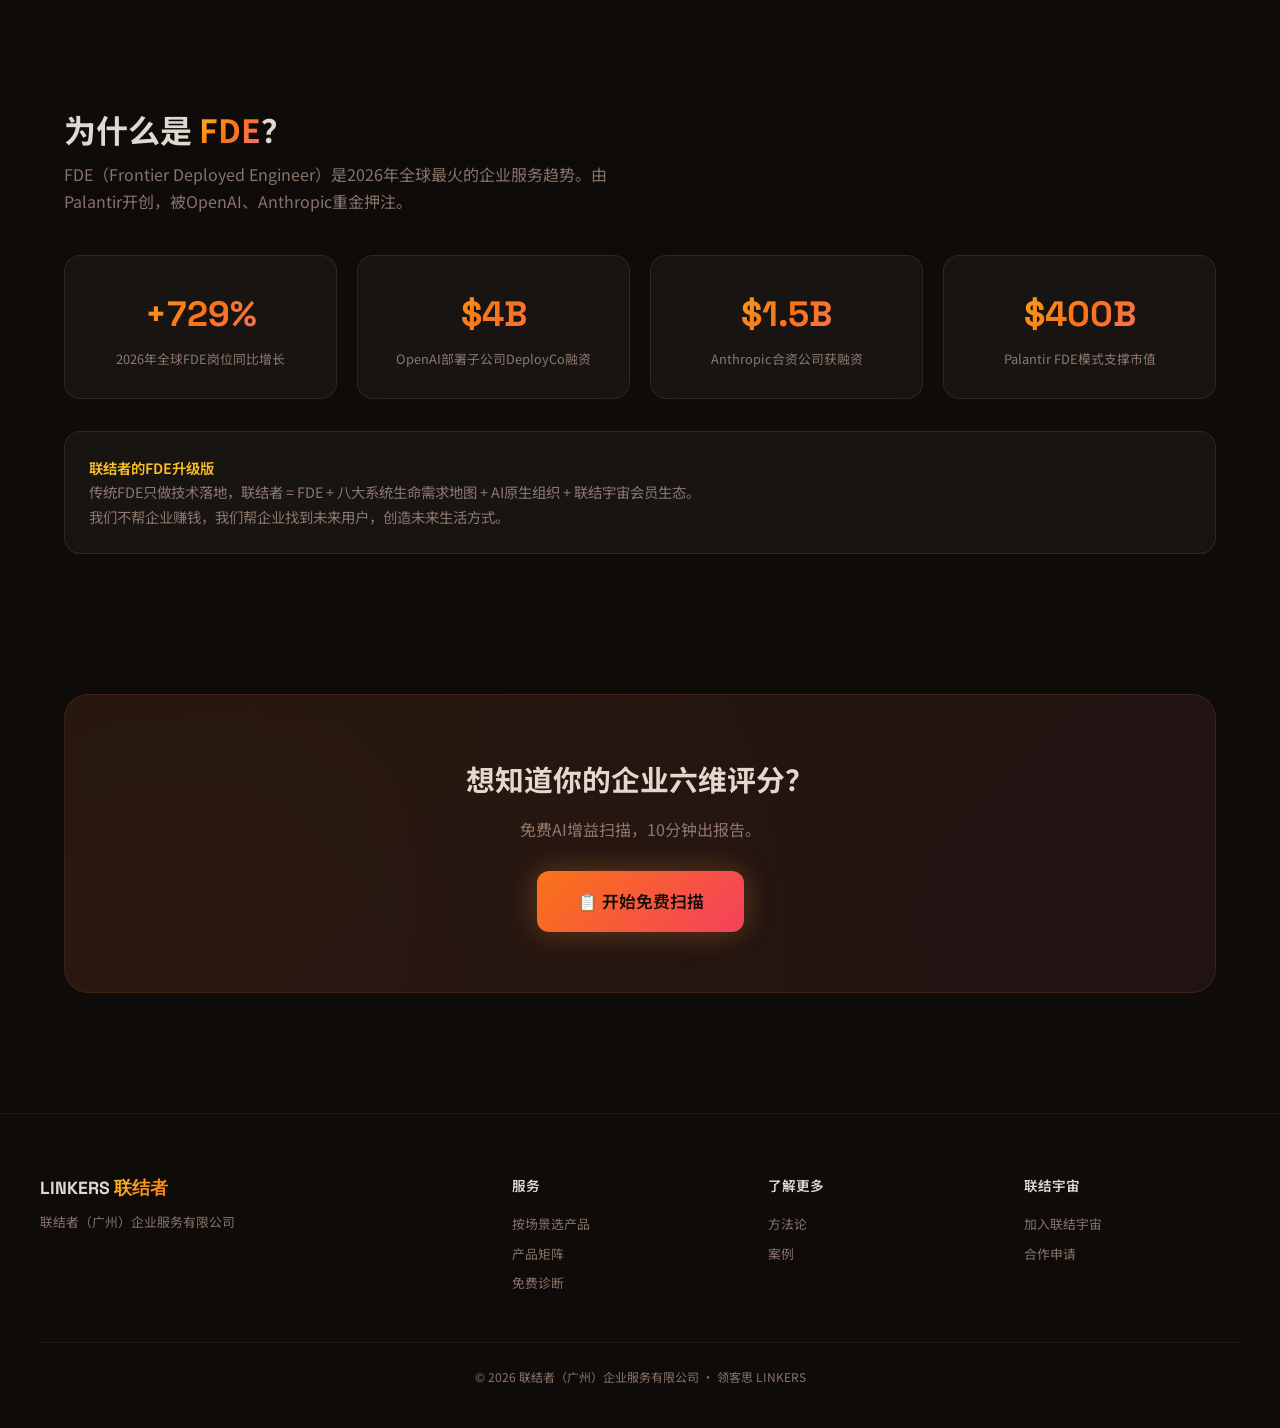
<file: methodology.html>
<!DOCTYPE html>
<html lang="zh-CN">
<head>
  <meta charset="UTF-8">
  <meta name="viewport" content="width=device-width, initial-scale=1.0">
  <title>方法论 · 联结者 LINKERS</title>
  <meta name="description" content="联结者方法论—八大系统生命需求地图+五层沙漏模型+六维企业评估+FDE趋势。">
  <link rel="preconnect" href="https://fonts.googleapis.com">
  <link href="https://fonts.googleapis.com/css2?family=Space+Grotesk:wght@400;500;600;700&family=Noto+Sans+SC:wght@300;400;500;700;900&display=swap" rel="stylesheet">
  <link rel="stylesheet" href="css/style.css">
</head>
<body>
<canvas id="bg-canvas"></canvas>

<nav class="nav"><div class="nav-inner">
  <a href="index.html" class="logo">LINKERS <span>联结者</span></a>
  <div class="nav-links" id="navLinks">
    <a href="about.html">关于</a>
    <a href="services.html">服务</a>
    <a href="methodology.html">方法论</a>
    <a href="cases.html">案例</a>
    <a href="community.html">联结宇宙</a>
    <a href="contact.html" class="nav-cta">免费诊断</a>
  </div>
  <button class="hamburger" id="hamToggle" aria-label="菜单"><span></span><span></span><span></span></button>
</div></nav>

<section class="page-header">
  <div class="container">
    <div class="breadcrumb"><a href="index.html">首页</a> / <span>方法论</span></div>
    <h1>联结者的<span class="grad">思想体系</span></h1>
    <p>从人的生命需求出发，重新定义企业服务的底层逻辑。这不是一套理论，是我们的行动指南。</p>
  </div>
</section>

<!-- 八大系统 -->
<section class="section">
  <div class="container">
    <h2 class="section-title reveal">未来人类<span class="grad">生命需求地图</span></h2>
    <p class="section-sub reveal">企业不应按行业划分，而应按"它帮助人类生命发生什么变化"分类。八大系统覆盖从生存到进化的完整旅程。</p>
    <div class="grid-4">
      <div class="sys-card reveal reveal-d1"><div class="sys-num">01</div><h4>🧬 生命健康</h4><p>如何让生命保持活力？</p></div>
      <div class="sys-card reveal reveal-d2"><div class="sys-num">02</div><h4>🏠 生活空间</h4><p>如何拥有适合自己的环境？</p></div>
      <div class="sys-card reveal reveal-d3"><div class="sys-num">03</div><h4>🤝 关系连接</h4><p>如何与他人建立深度连接？</p></div>
      <div class="sys-card reveal reveal-d4"><div class="sys-num">04</div><h4>📚 成长学习</h4><p>人如何持续进化？</p></div>
      <div class="sys-card reveal reveal-d1"><div class="sys-num">05</div><h4>💰 财富创造</h4><p>人如何创造价值？</p></div>
      <div class="sys-card reveal reveal-d2"><div class="sys-num">06</div><h4>🌍 体验探索</h4><p>人如何体验世界？</p></div>
      <div class="sys-card reveal reveal-d3"><div class="sys-num">07</div><h4>🧘 精神意义</h4><p>人为什么而活？</p></div>
      <div class="sys-card reveal reveal-d4"><div class="sys-num">08</div><h4>🔮 未来进化</h4><p>人类如何进入未来？</p></div>
    </div>
    <div class="glass reveal" style="padding:24px;margin-top:24px;max-width:700px;">
      <p style="font-size:0.9rem;color:var(--text-dim);margin:0;"><span style="color:var(--gold);font-weight:600;">每个企业都可以在这张地图上找到自己的位置。</span> 联结者帮你做的，不只是装一个系统，而是帮你在人类生命需求的坐标系中，找到你的企业正在改变什么、还能改变什么。</p>
    </div>
  </div>
</section>

<!-- 六维评估 -->
<section class="section">
  <div class="container">
    <h2 class="section-title reveal">企业<span class="grad">六维价值评估</span></h2>
    <p class="section-sub reveal">联结者筛选企业不看规模不看行业，用六个维度衡量企业的真实价值。</p>
    <div class="grid-2">
      <div class="glass" style="padding:24px;">
        <h4 style="font-weight:600;margin-bottom:4px;">① 生命价值匹配度 <span style="color:var(--text-dim);font-weight:400;">20分</span></h4>
        <p style="font-size:0.85rem;color:var(--text-dim);">是否真正改善人的生命状态？从基础交易到生命进化。</p>
      </div>
      <div class="glass" style="padding:24px;">
        <h4 style="font-weight:600;margin-bottom:4px;">② 未来趋势价值 <span style="color:var(--text-dim);font-weight:400;">20分</span></h4>
        <p style="font-size:0.85rem;color:var(--text-dim);">解决过去的问题还是未来的问题？是否与AI时代同频。</p>
      </div>
      <div class="glass" style="padding:24px;">
        <h4 style="font-weight:600;margin-bottom:4px;">③ 产品体验价值 <span style="color:var(--text-dim);font-weight:400;">20分</span></h4>
        <p style="font-size:0.85rem;color:var(--text-dim);">用户使用后，生命体验有没有提升？不是看销量，看变化。</p>
      </div>
      <div class="glass" style="padding:24px;">
        <h4 style="font-weight:600;margin-bottom:4px;">④ 企业成长潜力 <span style="color:var(--text-dim);font-weight:400;">15分</span></h4>
        <p style="font-size:0.85rem;color:var(--text-dim);">创始人认知、团队能力、产品力、商业模式、市场空间。</p>
      </div>
      <div class="glass" style="padding:24px;">
        <h4 style="font-weight:600;margin-bottom:4px;">⑤ 共创意愿 <span style="color:var(--text-dim);font-weight:400;">15分</span></h4>
        <p style="font-size:0.85rem;color:var(--text-dim);">是否愿意直面用户、接收反馈、迭代产品、与会员共创。</p>
      </div>
      <div class="glass" style="padding:24px;">
        <h4 style="font-weight:600;margin-bottom:4px;">⑥ 价值观一致性 <span style="color:var(--text-dim);font-weight:400;">10分</span></h4>
        <p style="font-size:0.85rem;color:var(--text-dim);">长期主义、用户价值、真诚经营、尊重生命。</p>
      </div>
    </div>
  </div>
</section>

<!-- FDE -->
<section class="section" id="fde">
  <div class="container">
    <h2 class="section-title reveal">为什么是 <span class="grad">FDE</span>？</h2>
    <p class="section-sub reveal">FDE（Frontier Deployed Engineer）是2026年全球最火的企业服务趋势。由Palantir开创，被OpenAI、Anthropic重金押注。</p>
    <div class="fde-grid">
      <div class="fde-card reveal reveal-d1"><div class="big">+729%</div><div class="desc">2026年全球FDE岗位同比增长</div></div>
      <div class="fde-card reveal reveal-d2"><div class="big">$4B</div><div class="desc">OpenAI部署子公司DeployCo融资</div></div>
      <div class="fde-card reveal reveal-d3"><div class="big">$1.5B</div><div class="desc">Anthropic合资公司获融资</div></div>
      <div class="fde-card reveal reveal-d4"><div class="big">$400B</div><div class="desc">Palantir FDE模式支撑市值</div></div>
    </div>
    <div style="margin-top:32px;" class="reveal">
      <div class="glass" style="padding:24px;">
        <p style="font-size:0.9rem;color:var(--text-dim);margin:0;">
          <span style="color:var(--gold);font-weight:600;">联结者的FDE升级版</span><br>
          传统FDE只做技术落地，联结者 = FDE + 八大系统生命需求地图 + AI原生组织 + 联结宇宙会员生态。<br>
          我们不帮企业赚钱，我们帮企业找到未来用户，创造未来生活方式。
        </p>
      </div>
    </div>
  </div>
</section>

<section class="section">
  <div class="container">
    <div class="cta-banner reveal">
      <h2>想知道你的企业六维评分？</h2>
      <p>免费AI增益扫描，10分钟出报告。</p>
      <a href="contact.html" class="btn btn-primary" style="font-size:1.05rem;padding:16px 40px;">📋 开始免费扫描</a>
    </div>
  </div>
</section>

<footer class="footer"><div class="footer-inner">
  <div class="footer-grid">
    <div class="footer-brand"><h3>LINKERS <span>联结者</span></h3><p>联结者（广州）企业服务有限公司</p></div>
    <div class="footer-col"><h4>服务</h4><a href="services.html">按场景选产品</a><a href="services.html#matrix">产品矩阵</a><a href="contact.html">免费诊断</a></div>
    <div class="footer-col"><h4>了解更多</h4><a href="methodology.html">方法论</a><a href="cases.html">案例</a></div>
    <div class="footer-col"><h4>联结宇宙</h4><a href="community.html">加入联结宇宙</a><a href="contact.html">合作申请</a></div>
  </div>
  <div class="footer-bottom">© 2026 联结者（广州）企业服务有限公司 · 领客思 LINKERS</div>
</div></footer>
<script src="js/main.js"></script>
</body>
</html>
</file>
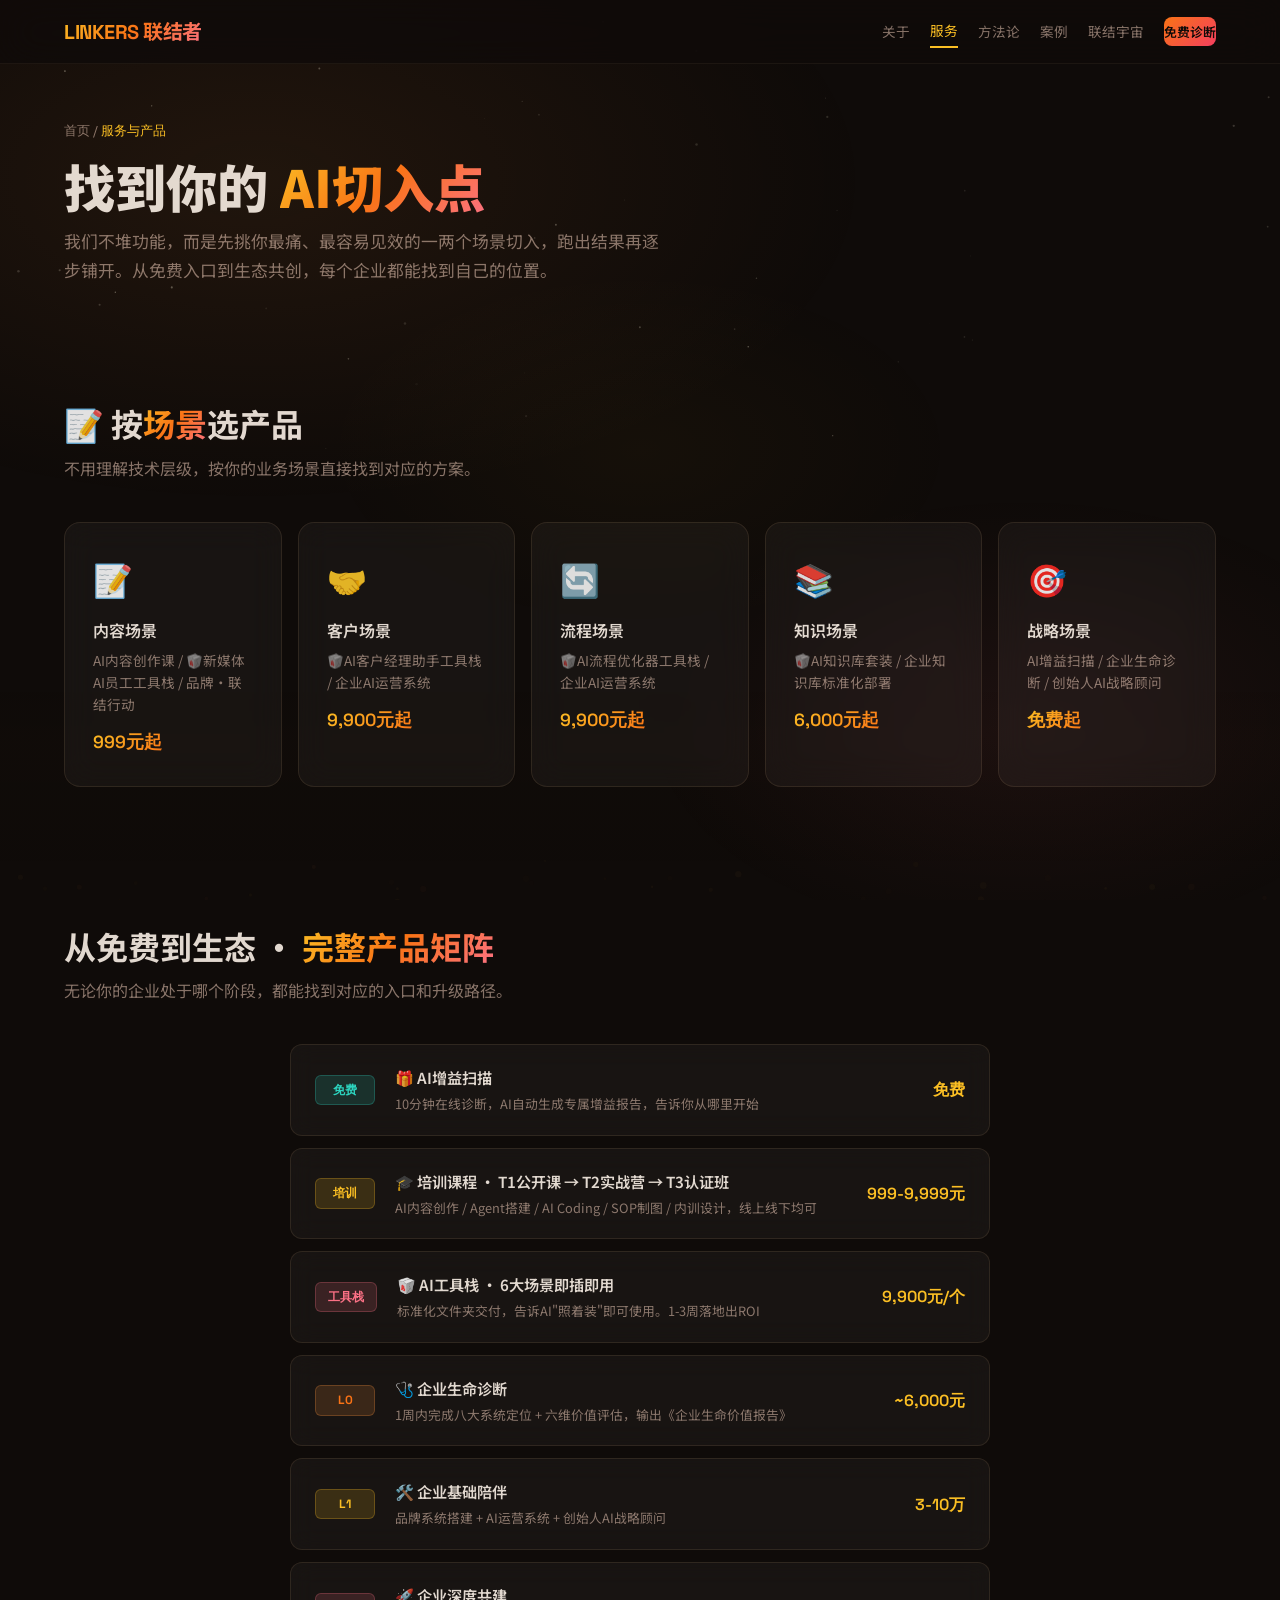
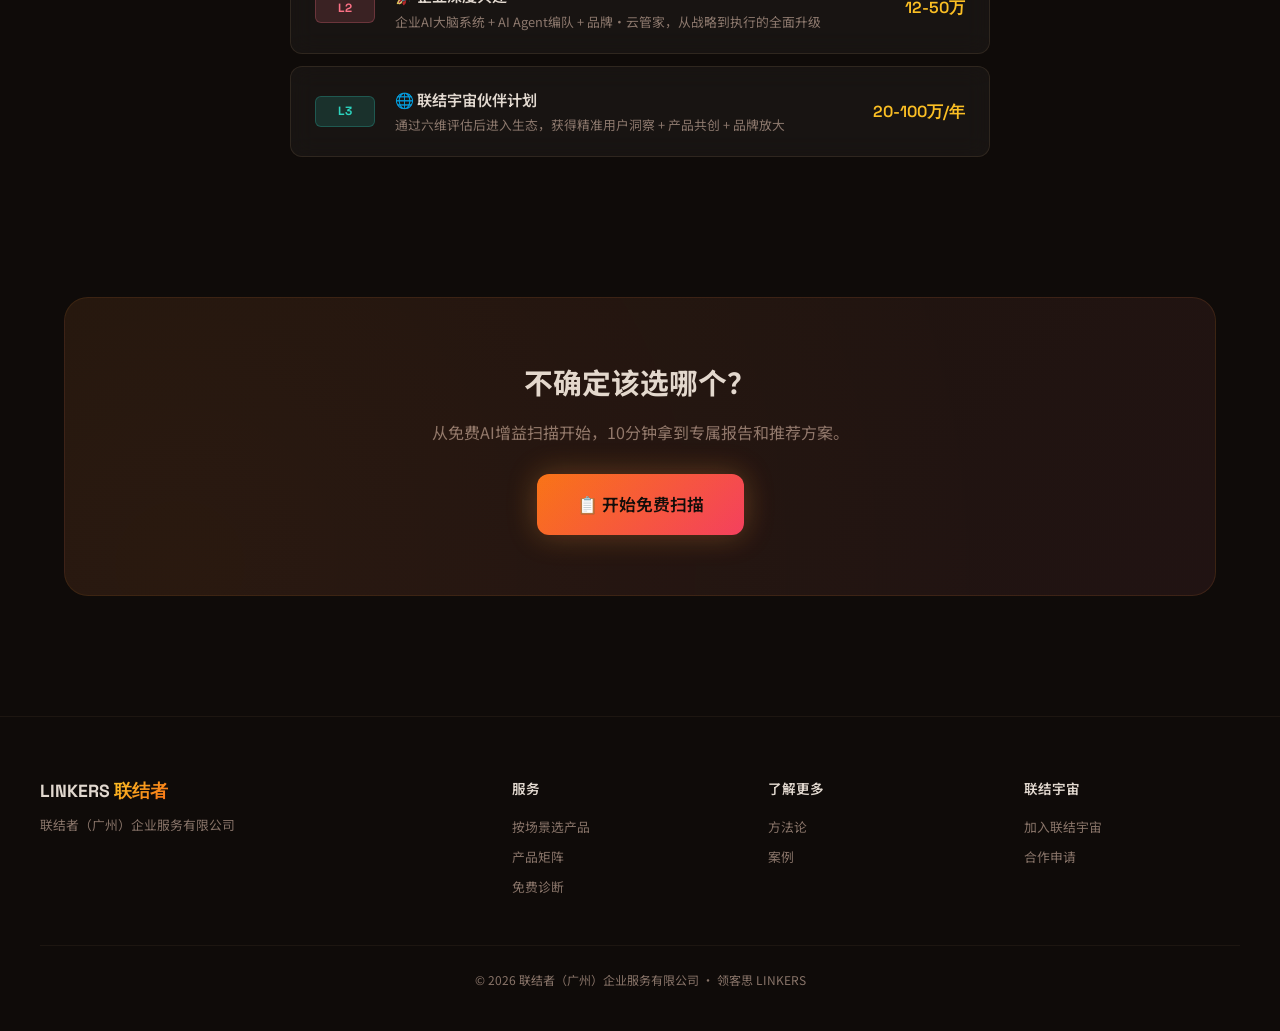
<file: services.html>
<!DOCTYPE html>
<html lang="zh-CN">
<head>
  <meta charset="UTF-8">
  <meta name="viewport" content="width=device-width, initial-scale=1.0">
  <title>服务与产品 · 联结者 LINKERS</title>
  <meta name="description" content="联结者服务与产品—5大AI场景+完整产品矩阵，从免费入口到生态共创。">
  <link rel="preconnect" href="https://fonts.googleapis.com">
  <link href="https://fonts.googleapis.com/css2?family=Space+Grotesk:wght@400;500;600;700&family=Noto+Sans+SC:wght@300;400;500;700;900&display=swap" rel="stylesheet">
  <link rel="stylesheet" href="css/style.css">
</head>
<body>
<canvas id="bg-canvas"></canvas>

<nav class="nav"><div class="nav-inner">
  <a href="index.html" class="logo">LINKERS <span>联结者</span></a>
  <div class="nav-links" id="navLinks">
    <a href="about.html">关于</a>
    <a href="services.html">服务</a>
    <a href="methodology.html">方法论</a>
    <a href="cases.html">案例</a>
    <a href="community.html">联结宇宙</a>
    <a href="contact.html" class="nav-cta">免费诊断</a>
  </div>
  <button class="hamburger" id="hamToggle" aria-label="菜单"><span></span><span></span><span></span></button>
</div></nav>

<section class="page-header">
  <div class="container">
    <div class="breadcrumb"><a href="index.html">首页</a> / <span>服务与产品</span></div>
    <h1>找到你的 <span class="grad">AI切入点</span></h1>
    <p>我们不堆功能，而是先挑你最痛、最容易见效的一两个场景切入，跑出结果再逐步铺开。从免费入口到生态共创，每个企业都能找到自己的位置。</p>
  </div>
</section>

<section class="section" id="scenarios">
  <div class="container">
    <h2 class="section-title reveal">📝 按<span class="grad">场景</span>选产品</h2>
    <p class="section-sub reveal">不用理解技术层级，按你的业务场景直接找到对应的方案。</p>
    <div class="grid-5">
      <div class="scenario-card reveal reveal-d1">
        <div class="scenario-icon">📝</div>
        <h3>内容场景</h3>
        <p>AI内容创作课 / 🥡新媒体AI员工工具栈 / 品牌·联结行动</p>
        <div class="scenario-price">999元起</div>
      </div>
      <div class="scenario-card reveal reveal-d2">
        <div class="scenario-icon">🤝</div>
        <h3>客户场景</h3>
        <p>🥡AI客户经理助手工具栈 / 企业AI运营系统</p>
        <div class="scenario-price">9,900元起</div>
      </div>
      <div class="scenario-card reveal reveal-d3">
        <div class="scenario-icon">🔄</div>
        <h3>流程场景</h3>
        <p>🥡AI流程优化器工具栈 / 企业AI运营系统</p>
        <div class="scenario-price">9,900元起</div>
      </div>
      <div class="scenario-card reveal reveal-d4">
        <div class="scenario-icon">📚</div>
        <h3>知识场景</h3>
        <p>🥡AI知识库套装 / 企业知识库标准化部署</p>
        <div class="scenario-price">6,000元起</div>
      </div>
      <div class="scenario-card reveal reveal-d4">
        <div class="scenario-icon">🎯</div>
        <h3>战略场景</h3>
        <p>AI增益扫描 / 企业生命诊断 / 创始人AI战略顾问</p>
        <div class="scenario-price">免费起</div>
      </div>
    </div>
  </div>
</section>

<section class="section" id="matrix">
  <div class="container">
    <h2 class="section-title reveal">从免费到生态 · <span class="grad">完整产品矩阵</span></h2>
    <p class="section-sub reveal">无论你的企业处于哪个阶段，都能找到对应的入口和升级路径。</p>
    <div class="tier-chain">
      <div class="tier-item reveal"><div class="tier-badge badge-free">免费</div><div class="tier-info"><div class="name">🎁 AI增益扫描</div><div class="desc">10分钟在线诊断，AI自动生成专属增益报告，告诉你从哪里开始</div></div><div class="tier-price">免费</div></div>
      <div class="tier-item reveal"><div class="tier-badge badge-training">培训</div><div class="tier-info"><div class="name">🎓 培训课程 · T1公开课 → T2实战营 → T3认证班</div><div class="desc">AI内容创作 / Agent搭建 / AI Coding / SOP制图 / 内训设计，线上线下均可</div></div><div class="tier-price">999-9,999元</div></div>
      <div class="tier-item reveal"><div class="tier-badge badge-tool">工具栈</div><div class="tier-info"><div class="name">🥡 AI工具栈 · 6大场景即插即用</div><div class="desc">标准化文件夹交付，告诉AI"照着装"即可使用。1-3周落地出ROI</div></div><div class="tier-price">9,900元/个</div></div>
      <div class="tier-item reveal"><div class="tier-badge badge-l0">L0</div><div class="tier-info"><div class="name">🩺 企业生命诊断</div><div class="desc">1周内完成八大系统定位 + 六维价值评估，输出《企业生命价值报告》</div></div><div class="tier-price">~6,000元</div></div>
      <div class="tier-item reveal"><div class="tier-badge badge-l1">L1</div><div class="tier-info"><div class="name">🛠️ 企业基础陪伴</div><div class="desc">品牌系统搭建 + AI运营系统 + 创始人AI战略顾问</div></div><div class="tier-price">3-10万</div></div>
      <div class="tier-item reveal"><div class="tier-badge badge-l2">L2</div><div class="tier-info"><div class="name">🚀 企业深度共建</div><div class="desc">企业AI大脑系统 + AI Agent编队 + 品牌·云管家，从战略到执行的全面升级</div></div><div class="tier-price">12-50万</div></div>
      <div class="tier-item reveal"><div class="tier-badge badge-l3">L3</div><div class="tier-info"><div class="name">🌐 联结宇宙伙伴计划</div><div class="desc">通过六维评估后进入生态，获得精准用户洞察 + 产品共创 + 品牌放大</div></div><div class="tier-price">20-100万/年</div></div>
    </div>
  </div>
</section>

<section class="section">
  <div class="container">
    <div class="cta-banner reveal">
      <h2>不确定该选哪个？</h2>
      <p>从免费AI增益扫描开始，10分钟拿到专属报告和推荐方案。</p>
      <a href="contact.html" class="btn btn-primary" style="font-size:1.05rem;padding:16px 40px;">📋 开始免费扫描</a>
    </div>
  </div>
</section>

<footer class="footer"><div class="footer-inner">
  <div class="footer-grid">
    <div class="footer-brand"><h3>LINKERS <span>联结者</span></h3><p>联结者（广州）企业服务有限公司</p></div>
    <div class="footer-col"><h4>服务</h4><a href="services.html">按场景选产品</a><a href="#matrix">产品矩阵</a><a href="contact.html">免费诊断</a></div>
    <div class="footer-col"><h4>了解更多</h4><a href="methodology.html">方法论</a><a href="cases.html">案例</a></div>
    <div class="footer-col"><h4>联结宇宙</h4><a href="community.html">加入联结宇宙</a><a href="contact.html">合作申请</a></div>
  </div>
  <div class="footer-bottom">© 2026 联结者（广州）企业服务有限公司 · 领客思 LINKERS</div>
</div></footer>
<script src="js/main.js"></script>
</body>
</html>
</file>
<file: css/style.css>
:root {
  --bg-deep: #0f0b09;
  --bg-card: rgba(255,245,235,0.04);
  --glass-edge: rgba(255,200,150,0.1);
  --glass-glow: rgba(251,146,60,0.2);
  --amber: #F59E0B;
  --coral: #FB7185;
  --orange: #F97316;
  --gold: #FBBF24;
  --warm-teal: #2DD4BF;
  --rose: #F43F5E;
  --sun: #FCD34D;
  --text: rgba(255,245,235,0.88);
  --text-dim: rgba(255,220,200,0.5);
  --font-en: 'Space Grotesk', sans-serif;
  --font-zh: 'Noto Sans SC', sans-serif;
  --max-w: 1200px;
  --radius: 16px;
}
*,*::before,*::after{margin:0;padding:0;box-sizing:border-box;}
html{scroll-behavior:smooth;}
body{
  font-family:var(--font-zh);background:var(--bg-deep);color:var(--text);
  line-height:1.7;overflow-x:hidden;min-height:100vh;
}
body::before{
  content:'';position:fixed;top:0;left:0;width:100%;height:100%;
  background:
    radial-gradient(ellipse 80% 60% at 20% 20%, rgba(251,146,60,0.08) 0%, transparent 60%),
    radial-gradient(ellipse 60% 50% at 80% 80%, rgba(251,114,133,0.06) 0%, transparent 50%),
    radial-gradient(ellipse 50% 40% at 50% 50%, rgba(251,191,36,0.03) 0%, transparent 50%);
  pointer-events:none;z-index:0;
}
::-webkit-scrollbar{width:6px;}
::-webkit-scrollbar-track{background:var(--bg-deep);}
::-webkit-scrollbar-thumb{background:var(--amber);border-radius:3px;}
#bg-canvas{position:fixed;top:0;left:0;width:100%;height:100%;z-index:0;pointer-events:none;}

/* Nav */
.nav{
  position:fixed;top:0;left:0;right:0;z-index:100;
  background:rgba(15,11,9,0.8);backdrop-filter:blur(20px);
  border-bottom:1px solid rgba(255,200,150,0.06);height:64px;
}
.nav-inner{max-width:var(--max-w);margin:0 auto;padding:0 24px;height:100%;display:flex;align-items:center;justify-content:space-between;}
.logo{
  font-family:var(--font-en);font-weight:700;font-size:1.25rem;
  background:linear-gradient(135deg,var(--gold),var(--orange),var(--coral));
  -webkit-background-clip:text;-webkit-text-fill-color:transparent;letter-spacing:-0.5px;text-decoration:none;
}
.logo span{font-family:var(--font-zh);}
.nav-links{display:flex;align-items:center;gap:20px;}
.nav-links a{font-size:0.85rem;color:var(--text-dim);text-decoration:none;transition:color 0.3s;font-weight:400;padding:4px 0;}
.nav-links a:hover,.nav-links a.active{color:var(--gold);}
.nav-links a.active{border-bottom:2px solid var(--gold);}
.nav-cta{
  background:linear-gradient(135deg,var(--orange),var(--rose));
  color:#0f0b09 !important;padding:8px 20px;border-radius:8px;
  font-weight:600 !important;font-size:0.8rem !important;
  transition:transform 0.3s,box-shadow 0.3s !important;
}
.nav-cta:hover{transform:translateY(-1px);box-shadow:0 0 30px rgba(251,146,60,0.4);}
.nav-cta.active{border-bottom:none !important;}
.hamburger{display:none;flex-direction:column;gap:4px;cursor:pointer;background:none;border:none;padding:4px;}
.hamburger span{width:22px;height:2px;background:var(--text);border-radius:2px;transition:0.3s;}
@media(max-width:860px){
  .nav-links{
    display:none;position:absolute;top:64px;left:0;right:0;
    flex-direction:column;background:rgba(15,11,9,0.95);backdrop-filter:blur(20px);
    padding:16px 24px;gap:12px;border-bottom:1px solid rgba(255,200,150,0.06);
  }
  .nav-links.open{display:flex;}
  .hamburger{display:flex;}
}

/* Container */
.container{max-width:var(--max-w);margin:0 auto;padding:0 24px;position:relative;z-index:1;}

/* Page header */
.page-header{
  padding:120px 0 60px;position:relative;z-index:1;
}
.page-header h1{
  font-family:var(--font-zh);font-weight:900;font-size:clamp(2rem,5vw,3.2rem);line-height:1.12;margin-bottom:12px;
}
.page-header h1 .grad{
  background:linear-gradient(135deg,var(--gold),var(--orange),var(--coral));
  -webkit-background-clip:text;-webkit-text-fill-color:transparent;
}
.page-header p{color:var(--text-dim);font-size:1.05rem;max-width:600px;line-height:1.7;}
.page-header .breadcrumb{font-size:0.8rem;color:var(--text-dim);margin-bottom:16px;font-family:var(--font-en);}
.page-header .breadcrumb a{color:var(--text-dim);text-decoration:none;}
.page-header .breadcrumb a:hover{color:var(--gold);}
.page-header .breadcrumb span{color:var(--gold);}

/* Section */
.section{padding:60px 0 80px;position:relative;z-index:1;}
.section-title{font-weight:700;font-size:2rem;margin-bottom:12px;line-height:1.2;}
.section-title .grad{
  background:linear-gradient(135deg,var(--gold),var(--orange),var(--coral));
  -webkit-background-clip:text;-webkit-text-fill-color:transparent;
}
.section-sub{color:var(--text-dim);font-size:1rem;max-width:600px;margin-bottom:40px;line-height:1.7;}

/* Glass card base */
.glass{
  background:var(--bg-card);backdrop-filter:blur(16px);
  border:1px solid var(--glass-edge);border-radius:var(--radius);transition:all 0.4s;
}
.glass:hover{border-color:var(--glass-glow);box-shadow:0 0 30px rgba(251,146,60,0.08);transform:translateY(-3px);}

/* Buttons */
.btn{
  display:inline-flex;align-items:center;gap:10px;
  padding:14px 32px;border-radius:12px;font-weight:600;
  font-size:0.95rem;text-decoration:none;cursor:pointer;
  transition:all 0.3s;border:none;font-family:var(--font-zh);
}
.btn-primary{
  background:linear-gradient(135deg,var(--orange),var(--rose));
  color:#0f0b09;box-shadow:0 0 30px rgba(251,146,60,0.3);
}
.btn-primary:hover{transform:translateY(-2px);box-shadow:0 0 50px rgba(251,146,60,0.5);}
.btn-glass{
  background:rgba(255,245,235,0.06);backdrop-filter:blur(10px);
  color:var(--text);border:1px solid rgba(255,200,150,0.12);
}
.btn-glass:hover{background:rgba(255,245,235,0.1);border-color:var(--gold);transform:translateY(-2px);}

/* Grid helpers */
.grid-2{display:grid;grid-template-columns:1fr 1fr;gap:24px;}
.grid-3{display:grid;grid-template-columns:repeat(3,1fr);gap:20px;}
.grid-4{display:grid;grid-template-columns:repeat(4,1fr);gap:20px;}
.grid-5{display:grid;grid-template-columns:repeat(5,1fr);gap:16px;}
@media(max-width:860px){.grid-2,.grid-5,.grid-4{grid-template-columns:repeat(2,1fr);}.grid-3{grid-template-columns:1fr;}}
@media(max-width:480px){.grid-2,.grid-5,.grid-4,.grid-3{grid-template-columns:1fr;}}

/* Scenario card */
.scenario-card{
  background:var(--bg-card);backdrop-filter:blur(16px);
  border:1px solid var(--glass-edge);border-radius:var(--radius);
  padding:28px;transition:all 0.4s;cursor:default;position:relative;overflow:hidden;
}
.scenario-card::before{
  content:'';position:absolute;top:0;left:0;right:0;height:3px;
  background:linear-gradient(90deg,var(--gold),var(--orange),var(--coral));
  opacity:0;transition:opacity 0.4s;
}
.scenario-card:hover::before{opacity:1;}
.scenario-card:hover{border-color:rgba(251,146,60,0.25);transform:translateY(-4px);box-shadow:0 8px 40px rgba(251,146,60,0.08);}
.scenario-icon{font-size:2rem;margin-bottom:12px;}
.scenario-card h3{font-size:1rem;font-weight:600;margin-bottom:6px;}
.scenario-card p{font-size:0.85rem;color:var(--text-dim);line-height:1.6;}
.scenario-price{display:inline-block;margin-top:12px;font-family:var(--font-en);font-weight:600;font-size:1.1rem;
  background:linear-gradient(135deg,var(--gold),var(--orange));-webkit-background-clip:text;-webkit-text-fill-color:transparent;}

/* Product tier chain */
.tier-chain{display:flex;flex-direction:column;gap:12px;max-width:700px;margin:0 auto;}
.tier-item{
  display:flex;align-items:center;gap:20px;
  background:var(--bg-card);backdrop-filter:blur(12px);
  border:1px solid var(--glass-edge);border-radius:12px;
  padding:20px 24px;transition:all 0.3s;
}
.tier-item:hover{border-color:var(--glass-glow);transform:translateX(6px);}
.tier-badge{font-family:var(--font-en);font-weight:700;font-size:0.75rem;padding:4px 12px;border-radius:6px;white-space:nowrap;min-width:60px;text-align:center;border:1px solid;}
.badge-free{background:rgba(45,212,191,0.15);color:var(--warm-teal);border-color:rgba(45,212,191,0.25);}
.badge-training{background:rgba(251,191,36,0.15);color:var(--gold);border-color:rgba(251,191,36,0.25);}
.badge-tool{background:rgba(251,114,133,0.15);color:var(--coral);border-color:rgba(251,114,133,0.25);}
.badge-l0{background:rgba(251,146,60,0.15);color:var(--orange);border-color:rgba(251,146,60,0.25);}
.badge-l1{background:rgba(251,191,36,0.15);color:var(--gold);border-color:rgba(251,191,36,0.25);}
.badge-l2{background:rgba(251,114,133,0.15);color:var(--coral);border-color:rgba(251,114,133,0.25);}
.badge-l3{background:rgba(45,212,191,0.15);color:var(--warm-teal);border-color:rgba(45,212,191,0.25);}
.tier-info{flex:1;}
.tier-info .name{font-weight:600;font-size:0.95rem;}
.tier-info .desc{font-size:0.8rem;color:var(--text-dim);margin-top:2px;}
.tier-price{font-family:var(--font-en);font-weight:600;font-size:1rem;color:var(--gold);white-space:nowrap;}

/* System card */
.sys-card{
  background:var(--bg-card);backdrop-filter:blur(12px);
  border:1px solid var(--glass-edge);border-radius:var(--radius);
  padding:24px;text-align:center;transition:all 0.4s;cursor:default;position:relative;overflow:hidden;
}
.sys-card::after{content:'';position:absolute;bottom:0;left:25%;right:25%;height:2px;background:linear-gradient(90deg,transparent,var(--orange),transparent);opacity:0;transition:opacity 0.4s;}
.sys-card:hover::after{opacity:1;}
.sys-card:hover{border-color:rgba(251,146,60,0.2);transform:translateY(-4px);box-shadow:0 8px 32px rgba(251,146,60,0.05);}
.sys-num{font-family:var(--font-en);font-size:0.75rem;font-weight:700;color:var(--gold);letter-spacing:2px;margin-bottom:8px;}
.sys-card h4{font-size:0.95rem;font-weight:600;margin-bottom:4px;}
.sys-card p{font-size:0.8rem;color:var(--text-dim);}

/* Case card */
.case-card{
  display:flex;gap:24px;
  background:var(--bg-card);backdrop-filter:blur(16px);
  border:1px solid var(--glass-edge);border-radius:var(--radius);
  padding:28px;transition:all 0.4s;
}
.case-card:hover{border-color:rgba(251,146,60,0.15);transform:translateY(-2px);box-shadow:0 8px 32px rgba(251,146,60,0.05);}
.case-info{flex:1;}
.case-info h3{font-size:1.1rem;font-weight:600;margin-bottom:4px;}
.case-desc{font-size:0.85rem;color:var(--text-dim);margin-bottom:12px;}
.case-tags{display:flex;gap:8px;flex-wrap:wrap;margin-bottom:12px;}
.case-tags span{background:rgba(255,245,235,0.05);padding:4px 12px;border-radius:6px;font-size:0.7rem;color:var(--text-dim);border:1px solid rgba(255,200,150,0.06);}
.case-stats{display:flex;gap:28px;}
.case-stat{text-align:center;}
.case-stat .num{font-family:var(--font-en);font-size:1.2rem;font-weight:700;
  background:linear-gradient(135deg,var(--gold),var(--orange));-webkit-background-clip:text;-webkit-text-fill-color:transparent;}
.case-stat .lbl{font-size:0.7rem;color:var(--text-dim);}
@media(max-width:640px){.case-card{flex-direction:column;}.case-stats{flex-wrap:wrap;gap:16px;}}

/* FDE stat card */
.fde-grid{display:grid;grid-template-columns:repeat(4,1fr);gap:20px;}
.fde-card{
  background:var(--bg-card);backdrop-filter:blur(12px);
  border:1px solid var(--glass-edge);border-radius:var(--radius);
  padding:28px;text-align:center;transition:all 0.4s;
}
.fde-card:hover{border-color:rgba(251,146,60,0.2);transform:translateY(-4px);box-shadow:0 8px 40px rgba(251,146,60,0.06);}
.fde-card .big{font-family:var(--font-en);font-size:2.2rem;font-weight:700;
  background:linear-gradient(135deg,var(--gold),var(--orange),var(--coral));-webkit-background-clip:text;-webkit-text-fill-color:transparent;margin-bottom:4px;}
.fde-card .desc{font-size:0.8rem;color:var(--text-dim);}
@media(max-width:860px){.fde-grid{grid-template-columns:repeat(2,1fr);}}
@media(max-width:480px){.fde-grid{grid-template-columns:1fr;}}

/* Member card */
.member-grid{display:grid;grid-template-columns:repeat(4,1fr);gap:16px;}
.member-card{
  background:var(--bg-card);backdrop-filter:blur(12px);
  border:1px solid var(--glass-edge);border-radius:var(--radius);
  padding:24px;text-align:center;transition:all 0.4s;
}
.member-card:hover{border-color:rgba(251,114,133,0.25);transform:translateY(-3px);box-shadow:0 8px 24px rgba(251,114,133,0.05);}
.member-icon{font-size:2rem;margin-bottom:8px;}
.member-card h4{font-size:0.9rem;font-weight:600;}
.member-card p{font-size:0.75rem;color:var(--text-dim);margin-top:4px;}
.member-count{font-family:var(--font-en);font-size:0.75rem;font-weight:600;color:var(--coral);margin-top:8px;}
@media(max-width:640px){.member-grid{grid-template-columns:repeat(2,1fr);}}

/* CTA banner */
.cta-banner{
  background:linear-gradient(135deg,rgba(251,146,60,0.08),rgba(251,114,133,0.08));
  border:1px solid rgba(251,146,60,0.12);border-radius:24px;padding:60px;
  text-align:center;position:relative;overflow:hidden;
}
.cta-banner::before{content:'';position:absolute;top:-50%;left:-50%;width:200%;height:200%;background:radial-gradient(circle at 30% 70%,rgba(251,146,60,0.04) 0%,transparent 50%);pointer-events:none;}
.cta-banner h2{font-size:1.8rem;font-weight:700;margin-bottom:12px;}
.cta-banner p{color:var(--text-dim);margin-bottom:28px;}

/* Feature list */
.feature-list{list-style:none;display:flex;flex-direction:column;gap:16px;}
.feature-list li{
  display:flex;gap:14px;align-items:flex-start;
  background:var(--bg-card);border:1px solid var(--glass-edge);
  border-radius:12px;padding:18px 20px;transition:all 0.3s;
}
.feature-list li:hover{border-color:rgba(251,146,60,0.2);transform:translateX(4px);}
.feature-list .icon{font-size:1.2rem;margin-top:2px;}
.feature-list .content h4{font-size:0.95rem;font-weight:600;margin-bottom:2px;}
.feature-list .content p{font-size:0.82rem;color:var(--text-dim);}

/* Footer */
.footer{
  padding:60px 24px 40px;border-top:1px solid rgba(255,200,150,0.06);
  margin-top:40px;position:relative;z-index:1;
}
.footer-inner{max-width:var(--max-w);margin:0 auto;}
.footer-grid{display:grid;grid-template-columns:2fr 1fr 1fr 1fr;gap:40px;}
.footer-brand h3{font-family:var(--font-en);font-size:1.1rem;}
.footer-brand h3 span{background:linear-gradient(135deg,var(--gold),var(--orange));-webkit-background-clip:text;-webkit-text-fill-color:transparent;}
.footer-brand p{font-size:0.8rem;color:var(--text-dim);margin-top:8px;line-height:1.6;max-width:280px;}
.footer-col h4{font-size:0.85rem;font-weight:600;margin-bottom:16px;}
.footer-col a{display:block;font-size:0.8rem;color:var(--text-dim);text-decoration:none;margin-bottom:8px;transition:color 0.3s;}
.footer-col a:hover{color:var(--gold);}
.footer-bottom{margin-top:40px;padding-top:24px;border-top:1px solid rgba(255,200,150,0.06);font-size:0.75rem;text-align:center;color:var(--text-dim);}
@media(max-width:860px){.footer-grid{grid-template-columns:1fr 1fr;gap:32px;}}
@media(max-width:480px){.footer-grid{grid-template-columns:1fr;}}

/* Scroll reveal */
.reveal{opacity:0;transform:translateY(30px);transition:opacity 0.6s cubic-bezier(0.22,1,0.36,1),transform 0.6s cubic-bezier(0.22,1,0.36,1);}
.reveal.visible{opacity:1;transform:translateY(0);}
.reveal-d1{transition-delay:0.1s;}
.reveal-d2{transition-delay:0.2s;}
.reveal-d3{transition-delay:0.3s;}
.reveal-d4{transition-delay:0.4s;}
</file>
